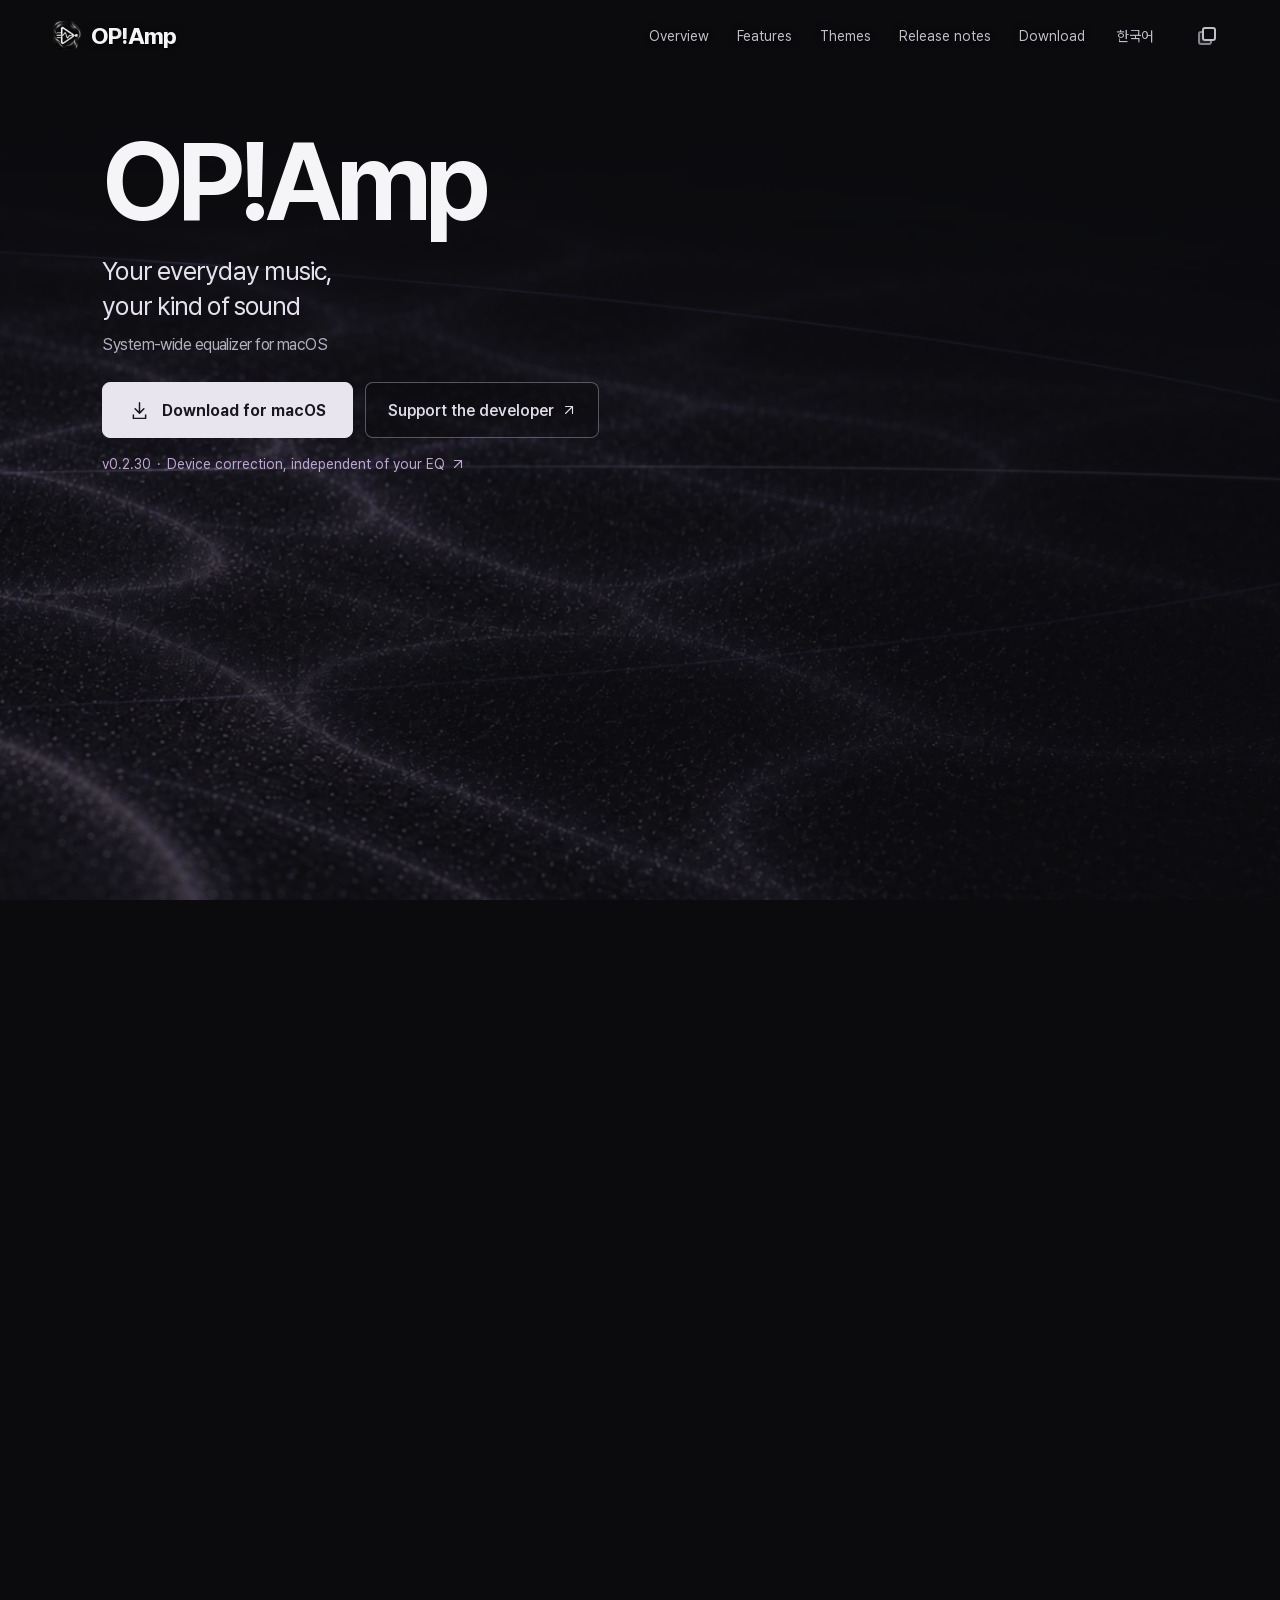
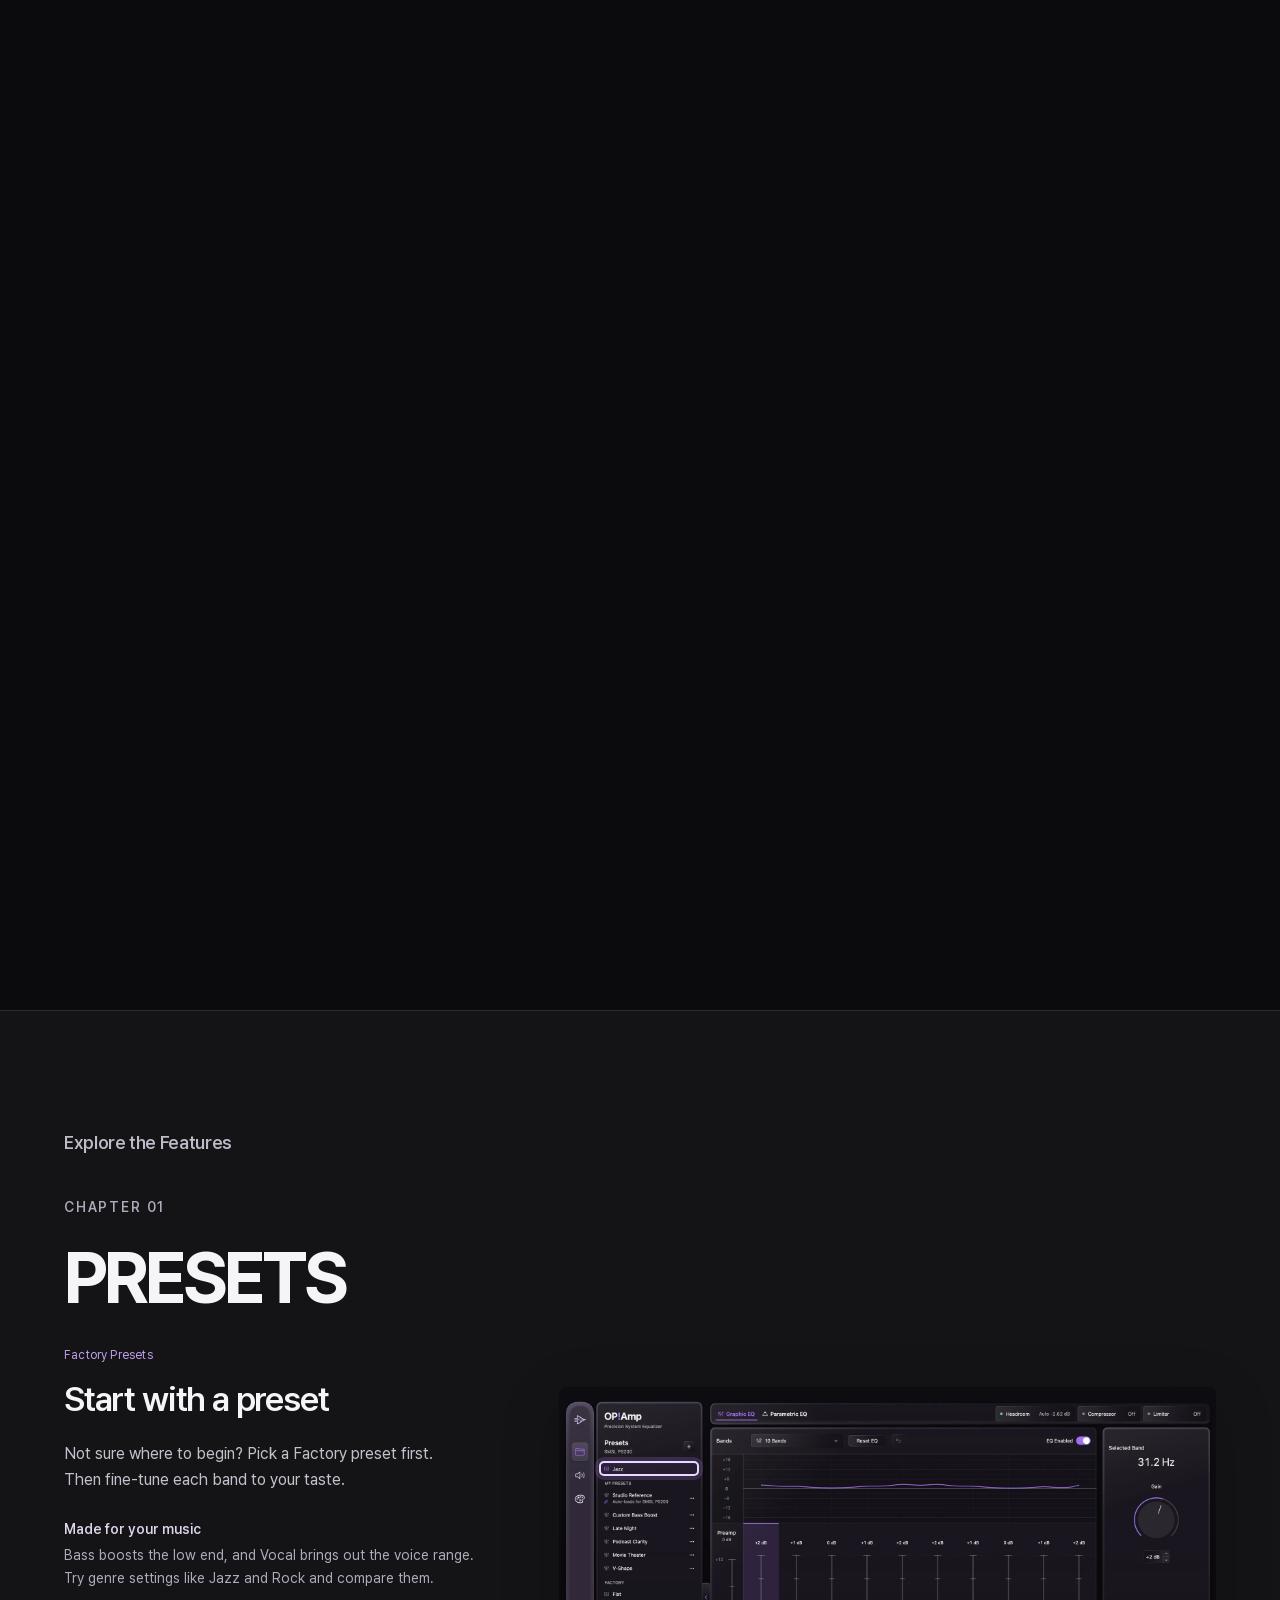
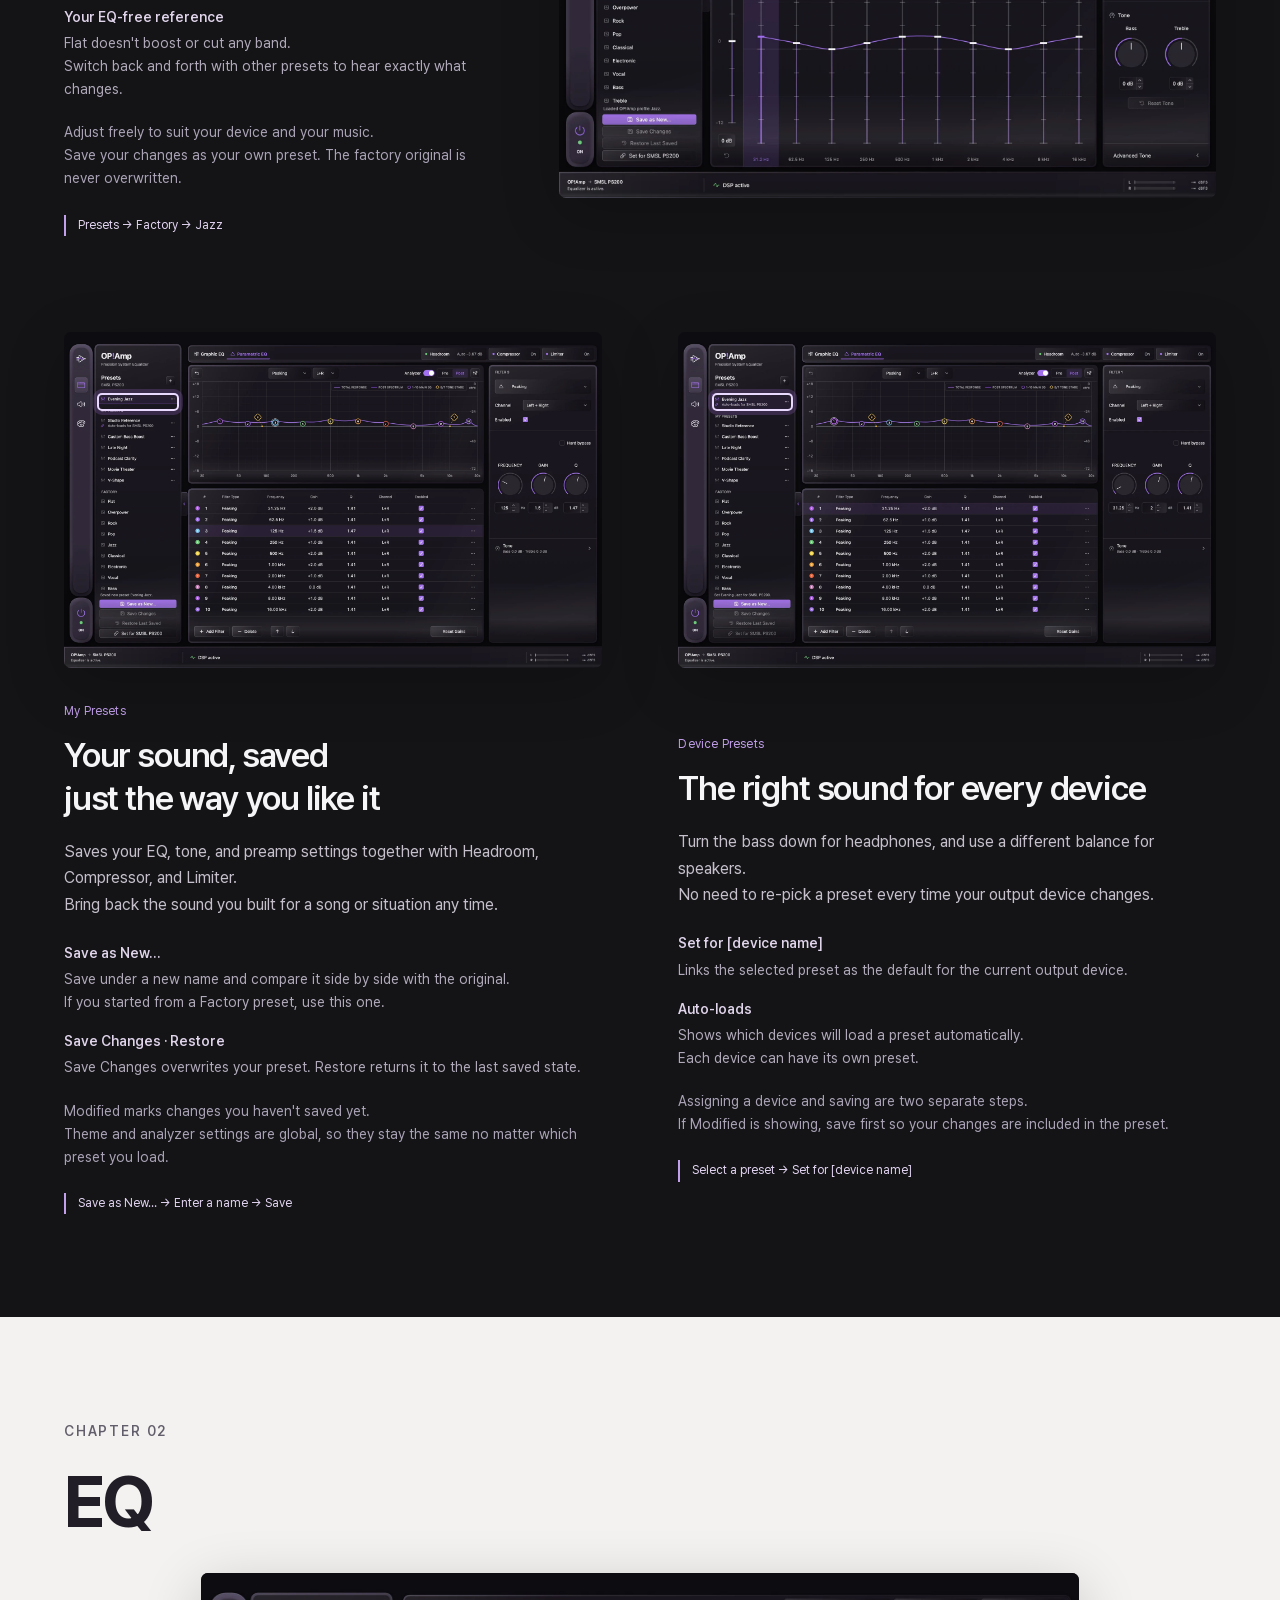
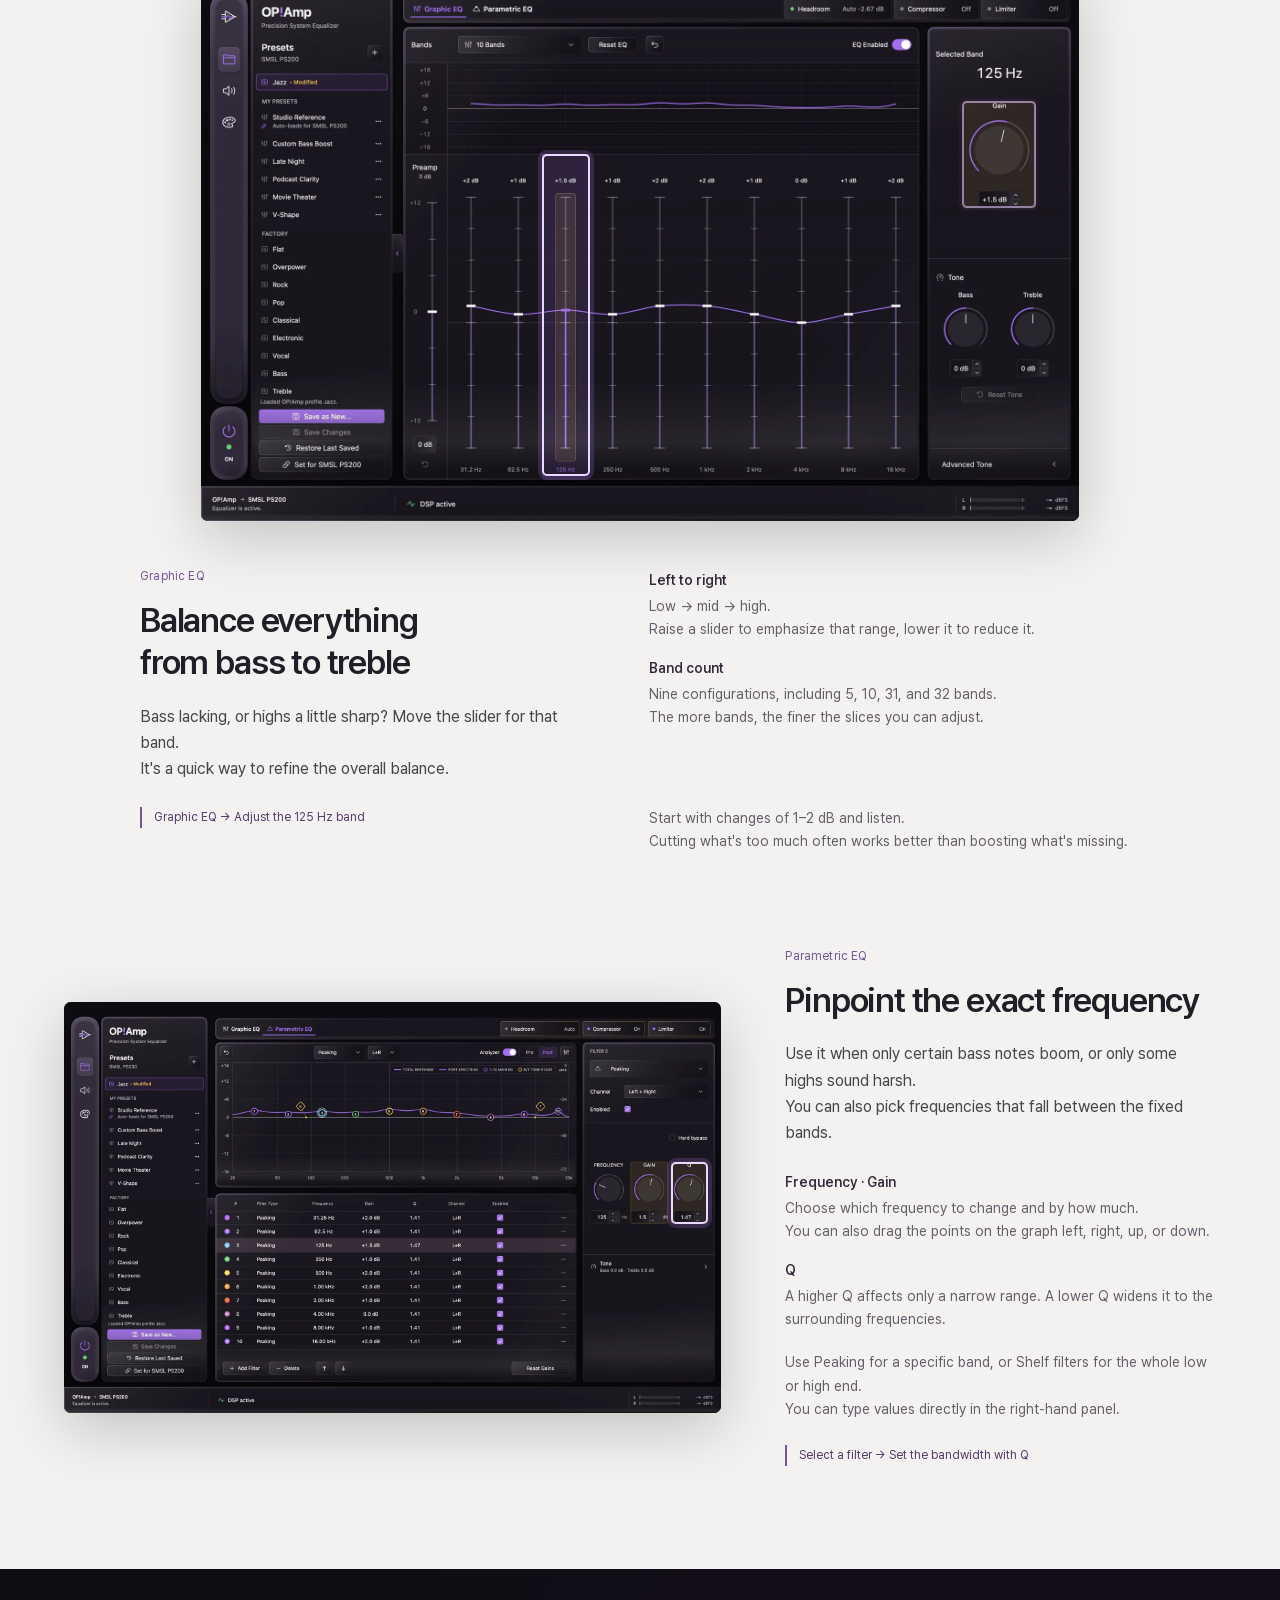
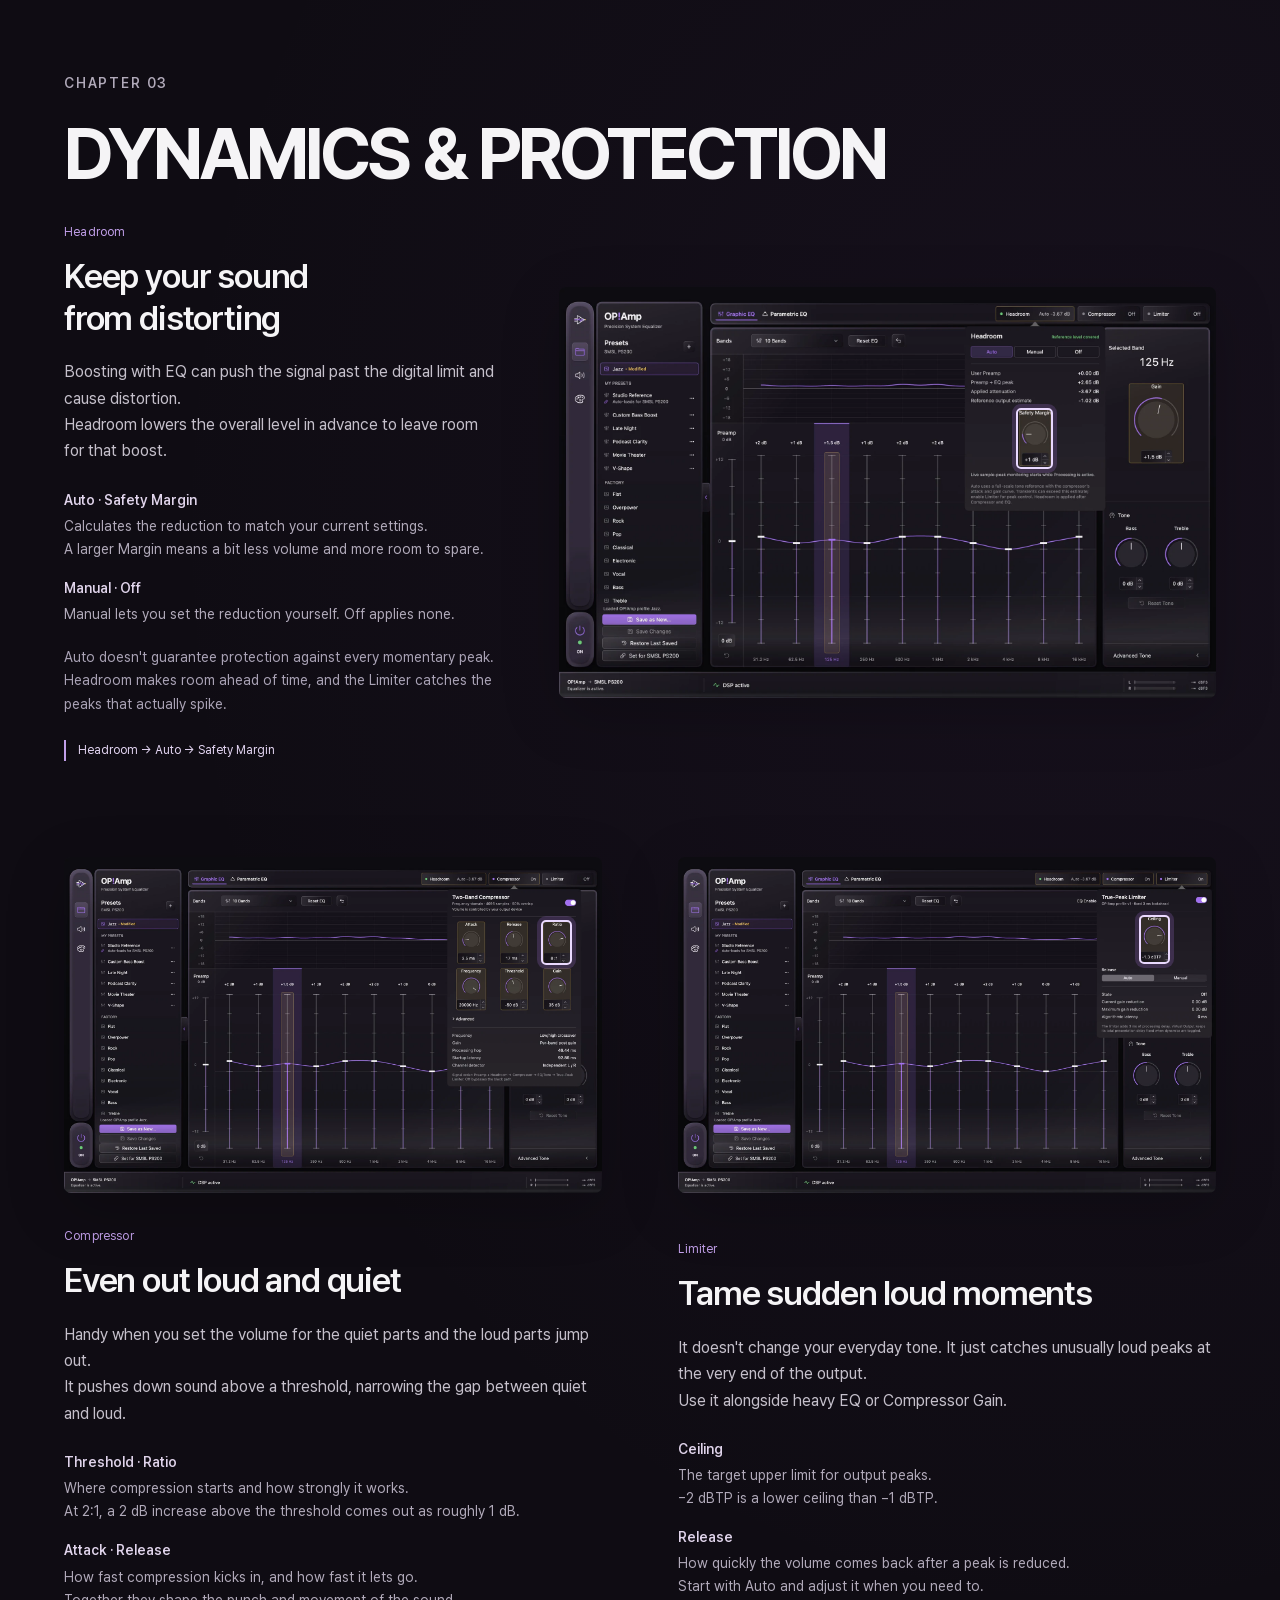
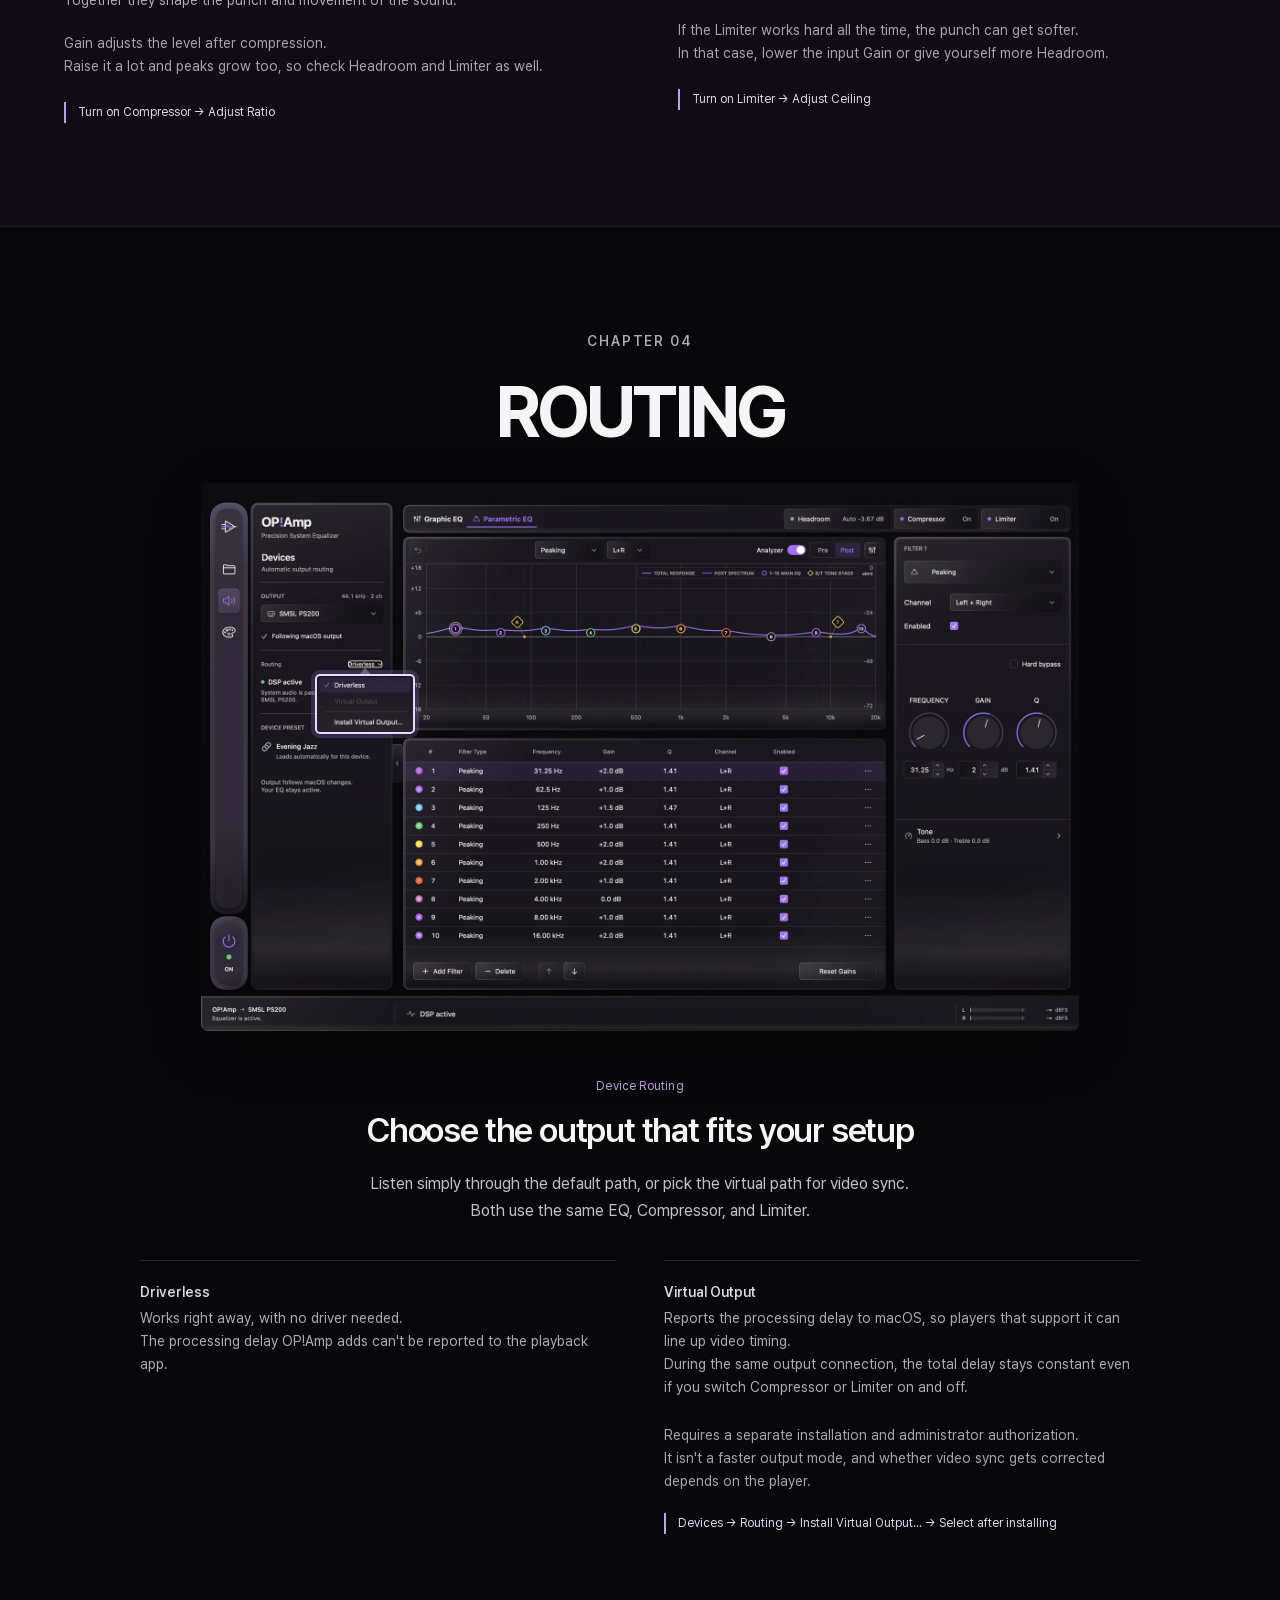
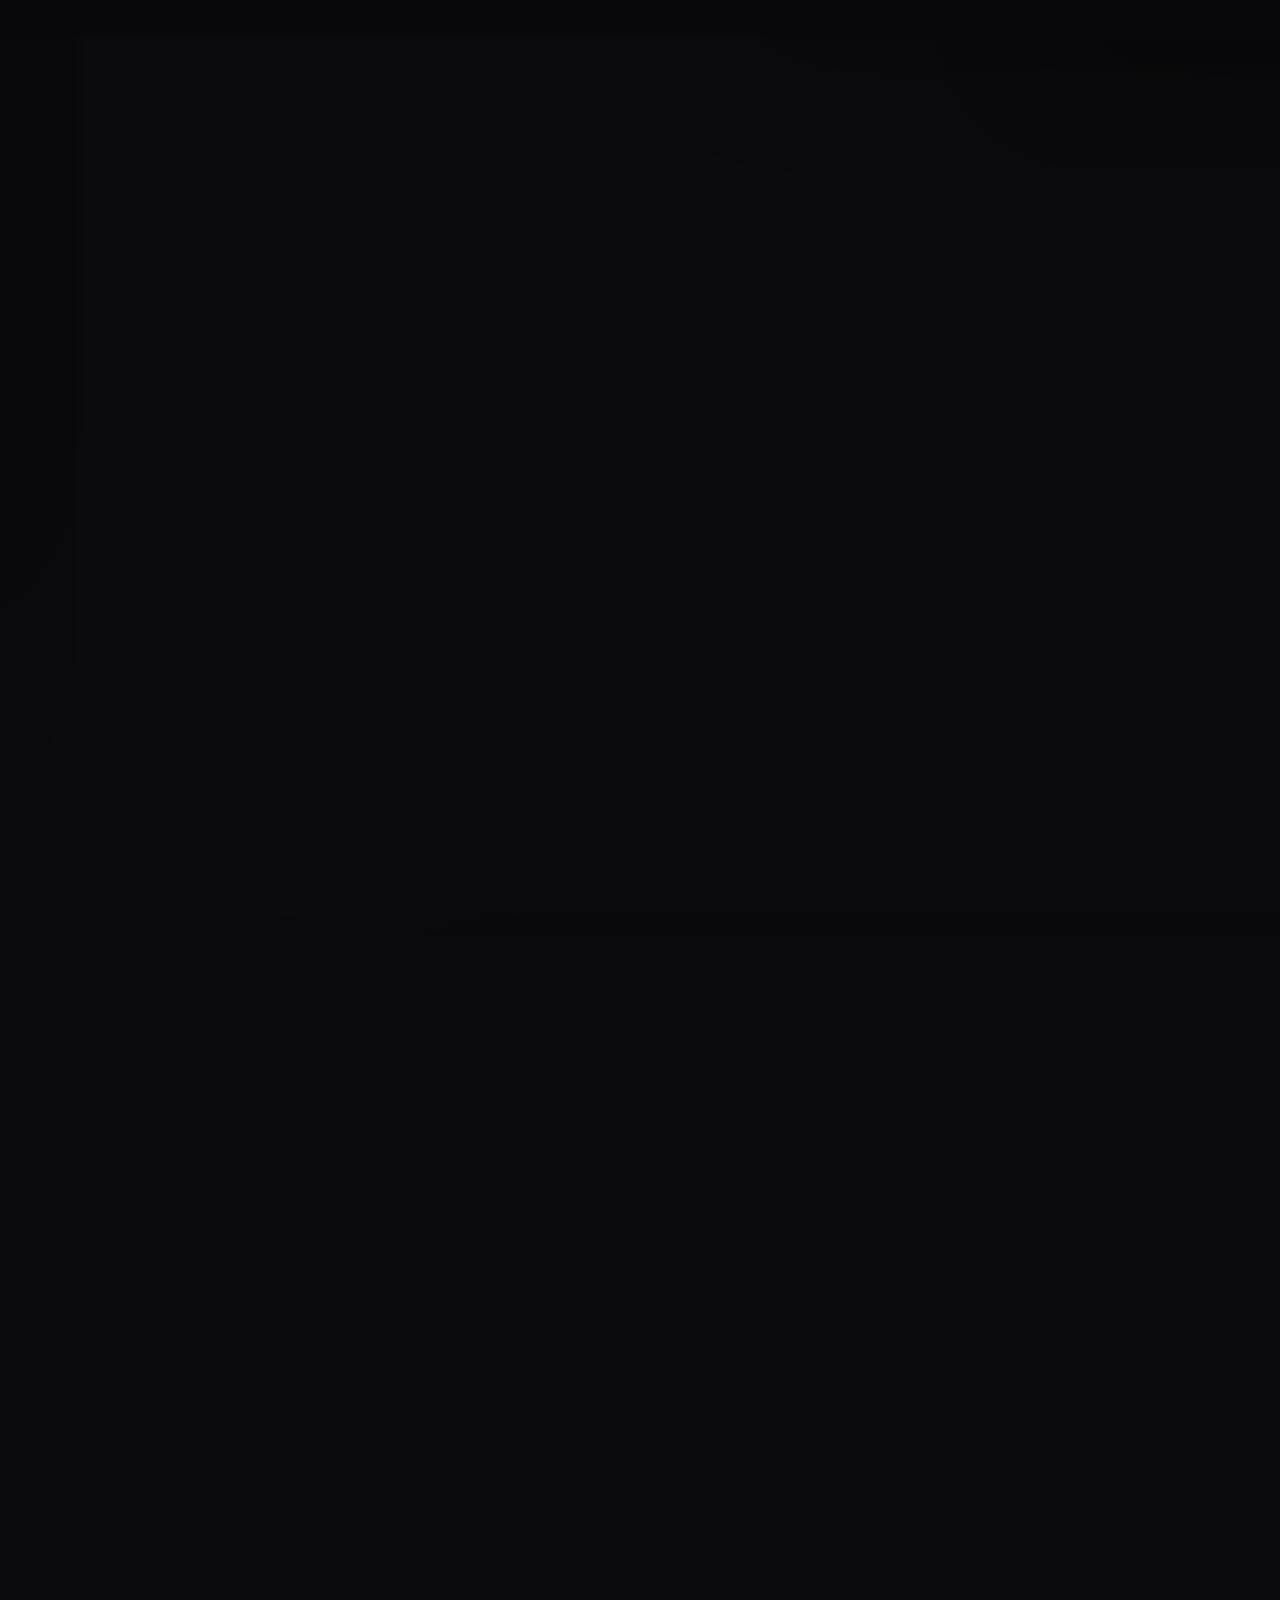
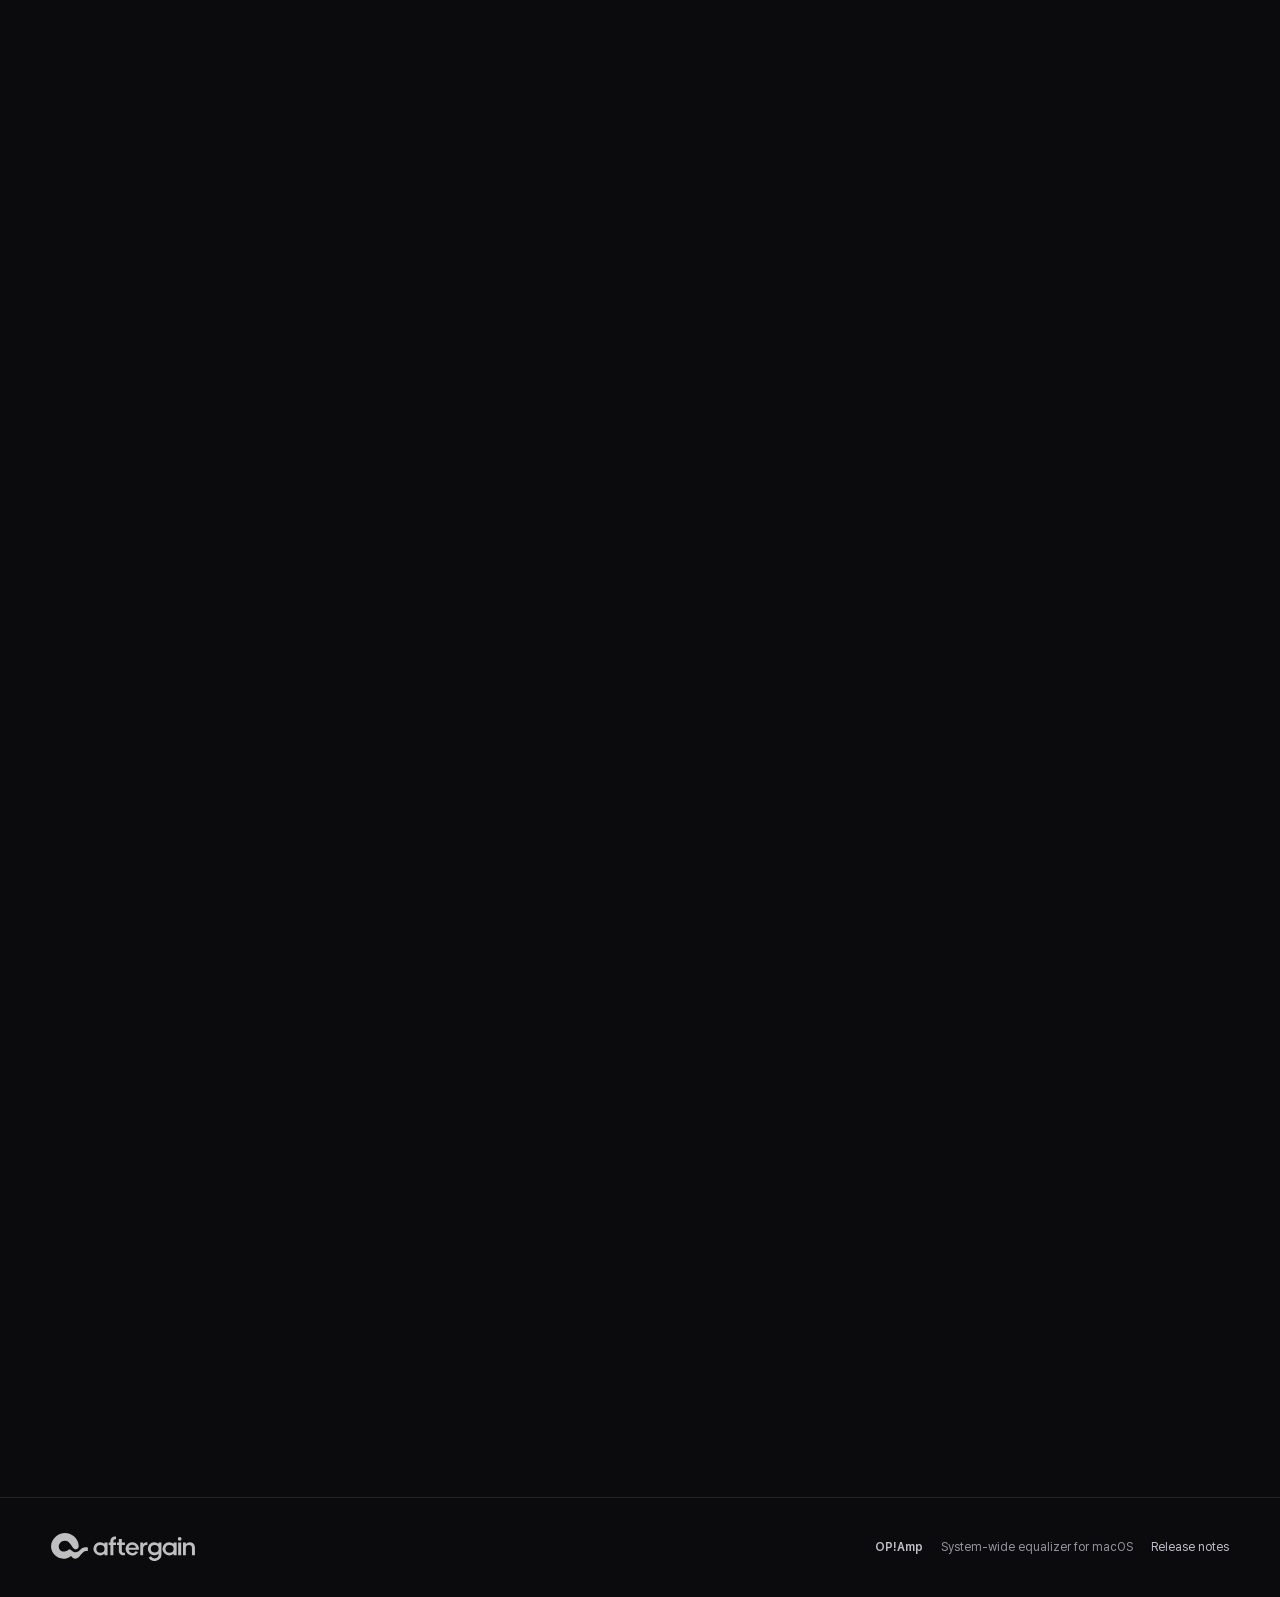
<file: index.html>
<!doctype html>
<html lang="ko">
  <head>
    <meta charset="UTF-8" />
    <meta name="viewport" content="width=device-width, initial-scale=1.0" />
    <meta name="description" content="매일 듣는 음악, 원하는 소리로 — OP!Amp" />
    <link rel="canonical" href="https://opamp.giveit2.me/" />
    <meta name="theme-color" content="#0b0b0e" />
    <title>OP!Amp — macOS용 시스템 이퀄라이저</title>
    <script type="module" crossorigin src="/assets/landing-_hZEAGEU.js"></script>
    <link rel="modulepreload" crossorigin href="/assets/styles-qI1LVKTk.js">
    <link rel="stylesheet" crossorigin href="/assets/styles-D0OINSnW.css">
    <link rel="stylesheet" crossorigin href="/assets/landing-BhZ1rPOx.css">
  </head>
  <body>
    <div id="root"></div>
  </body>
</html>
</file>
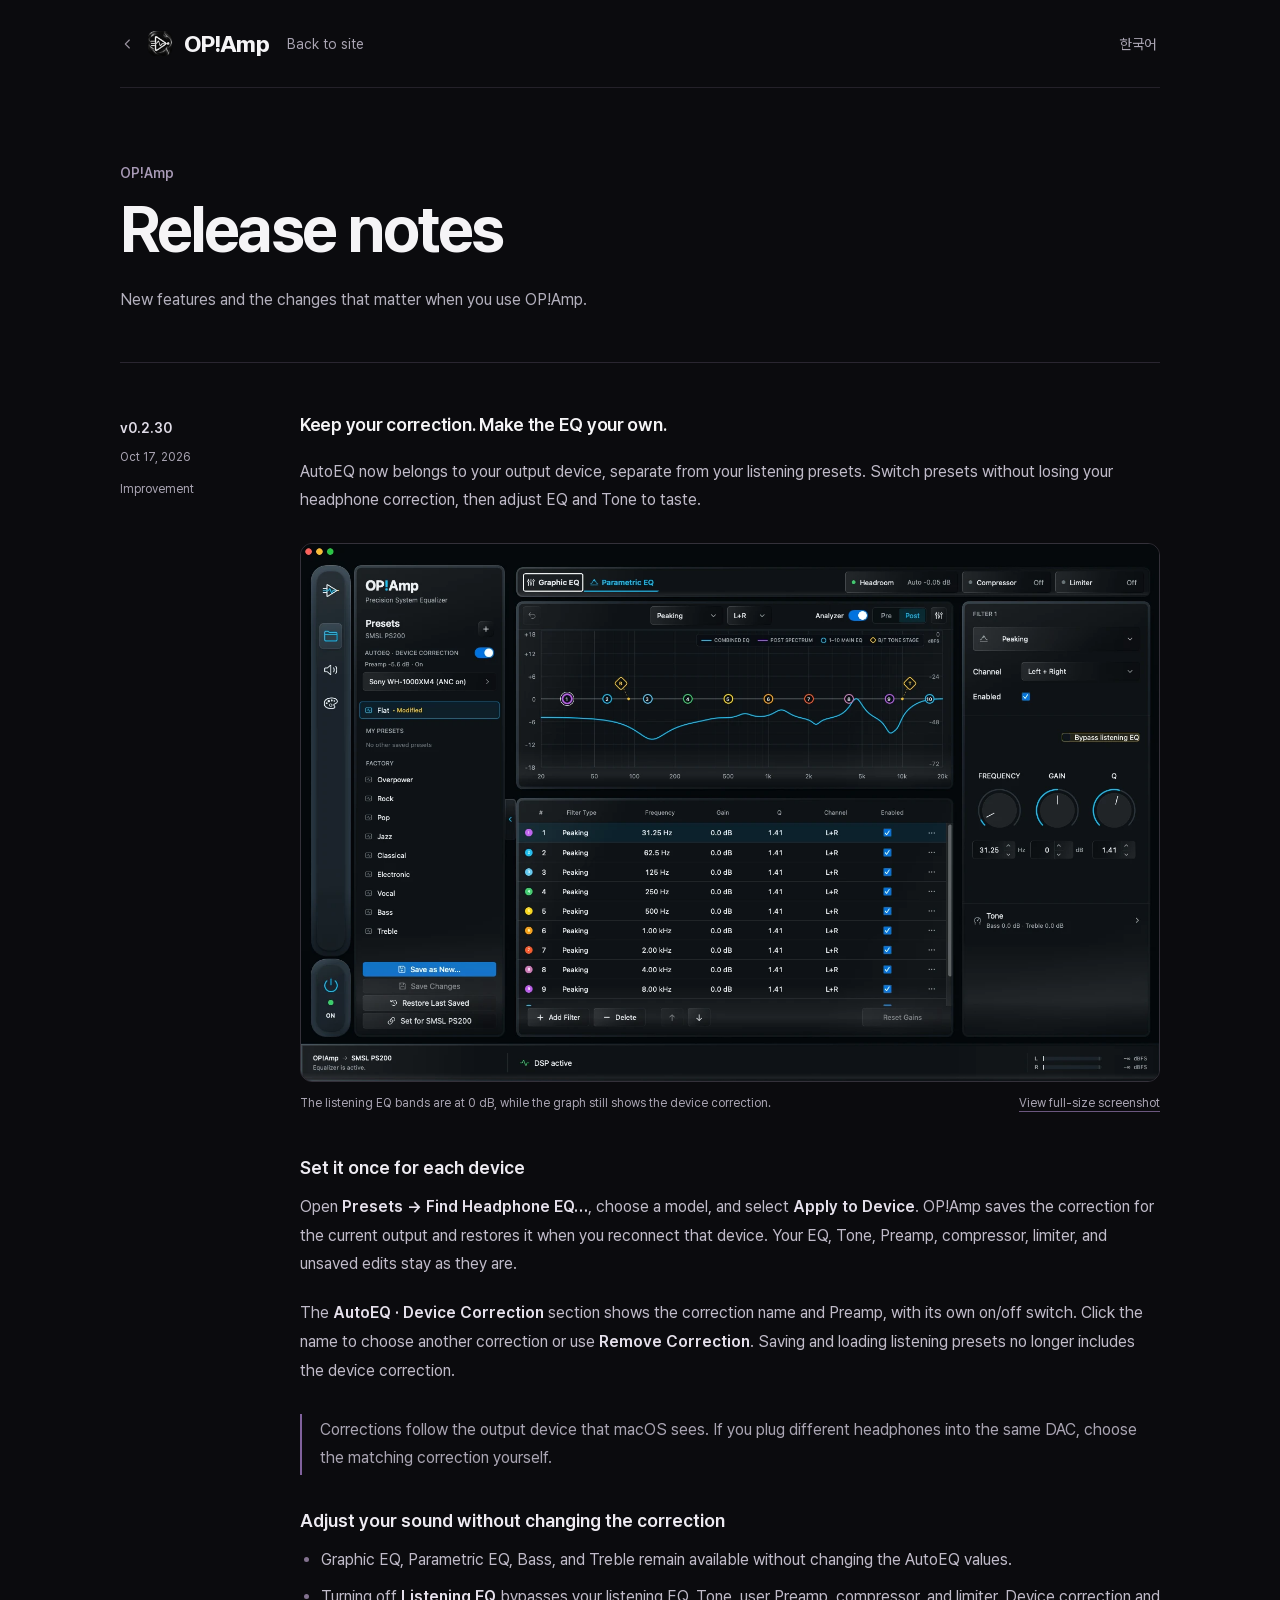
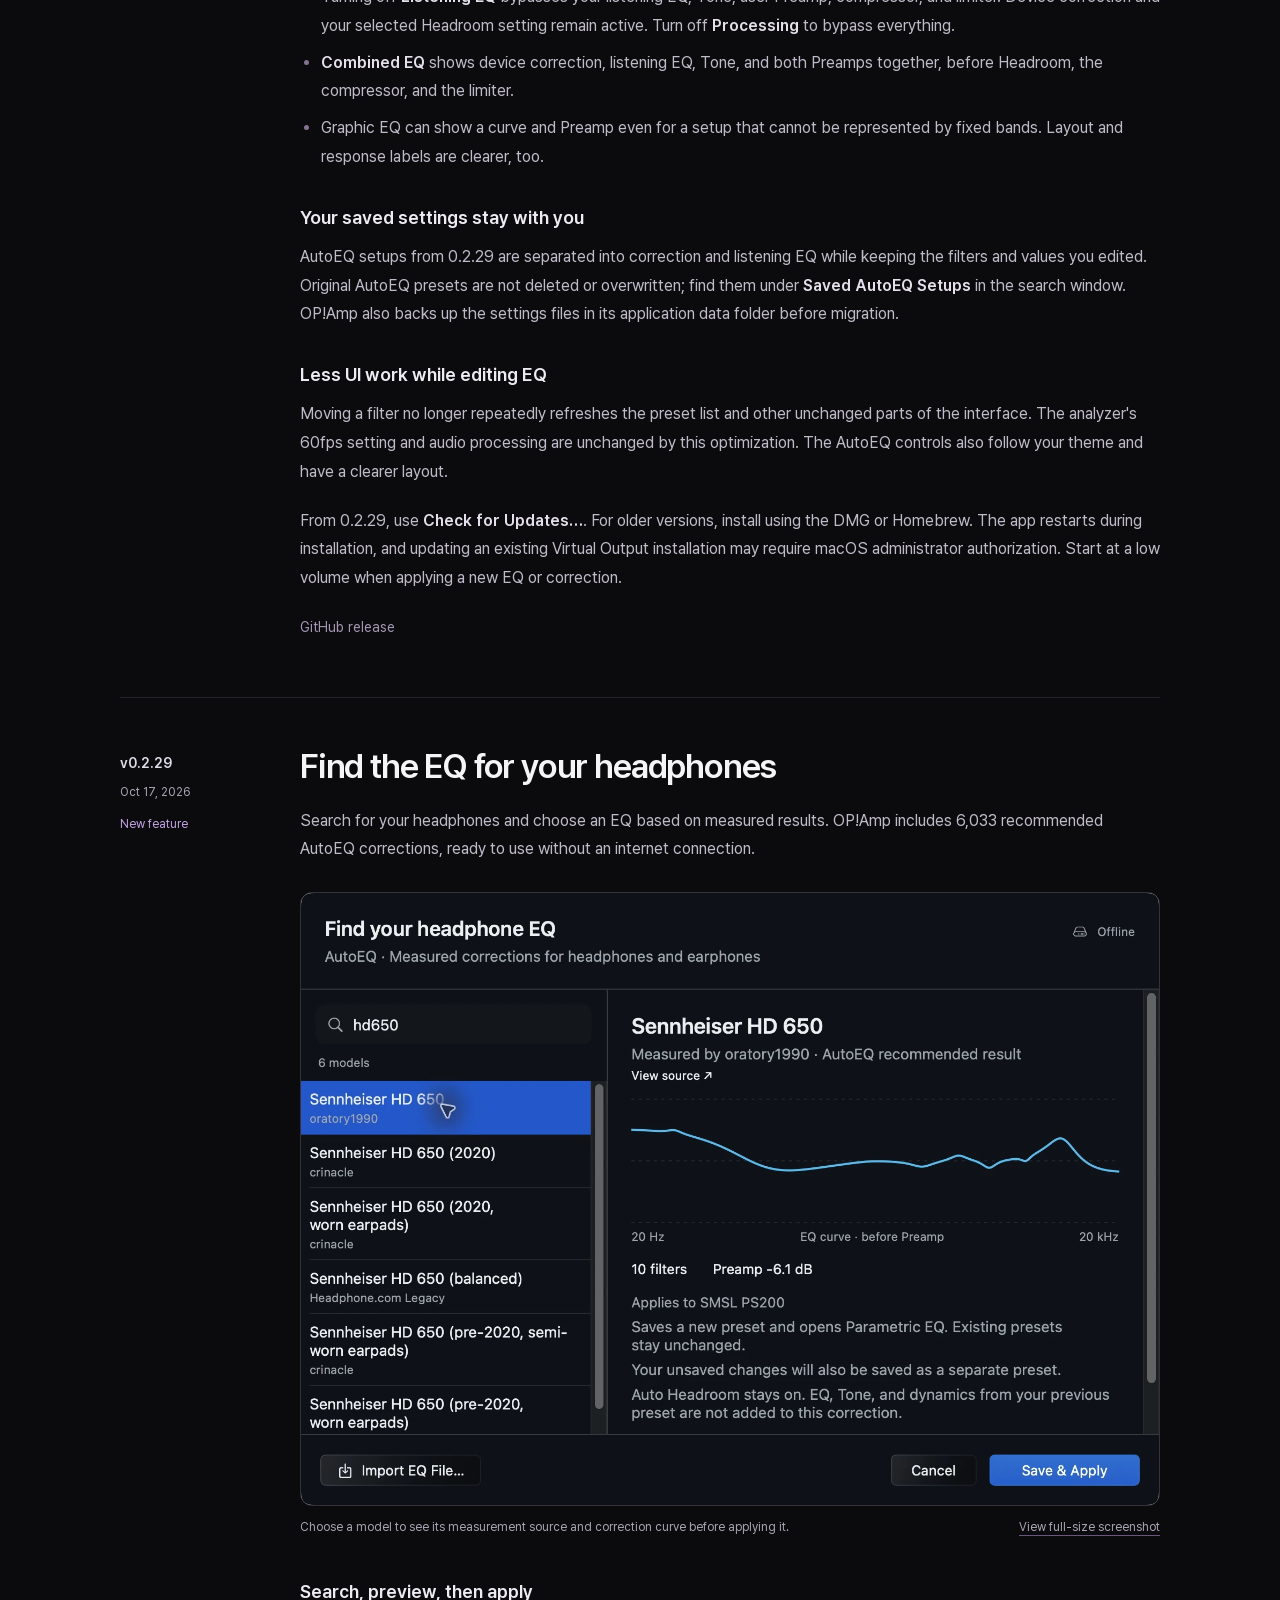
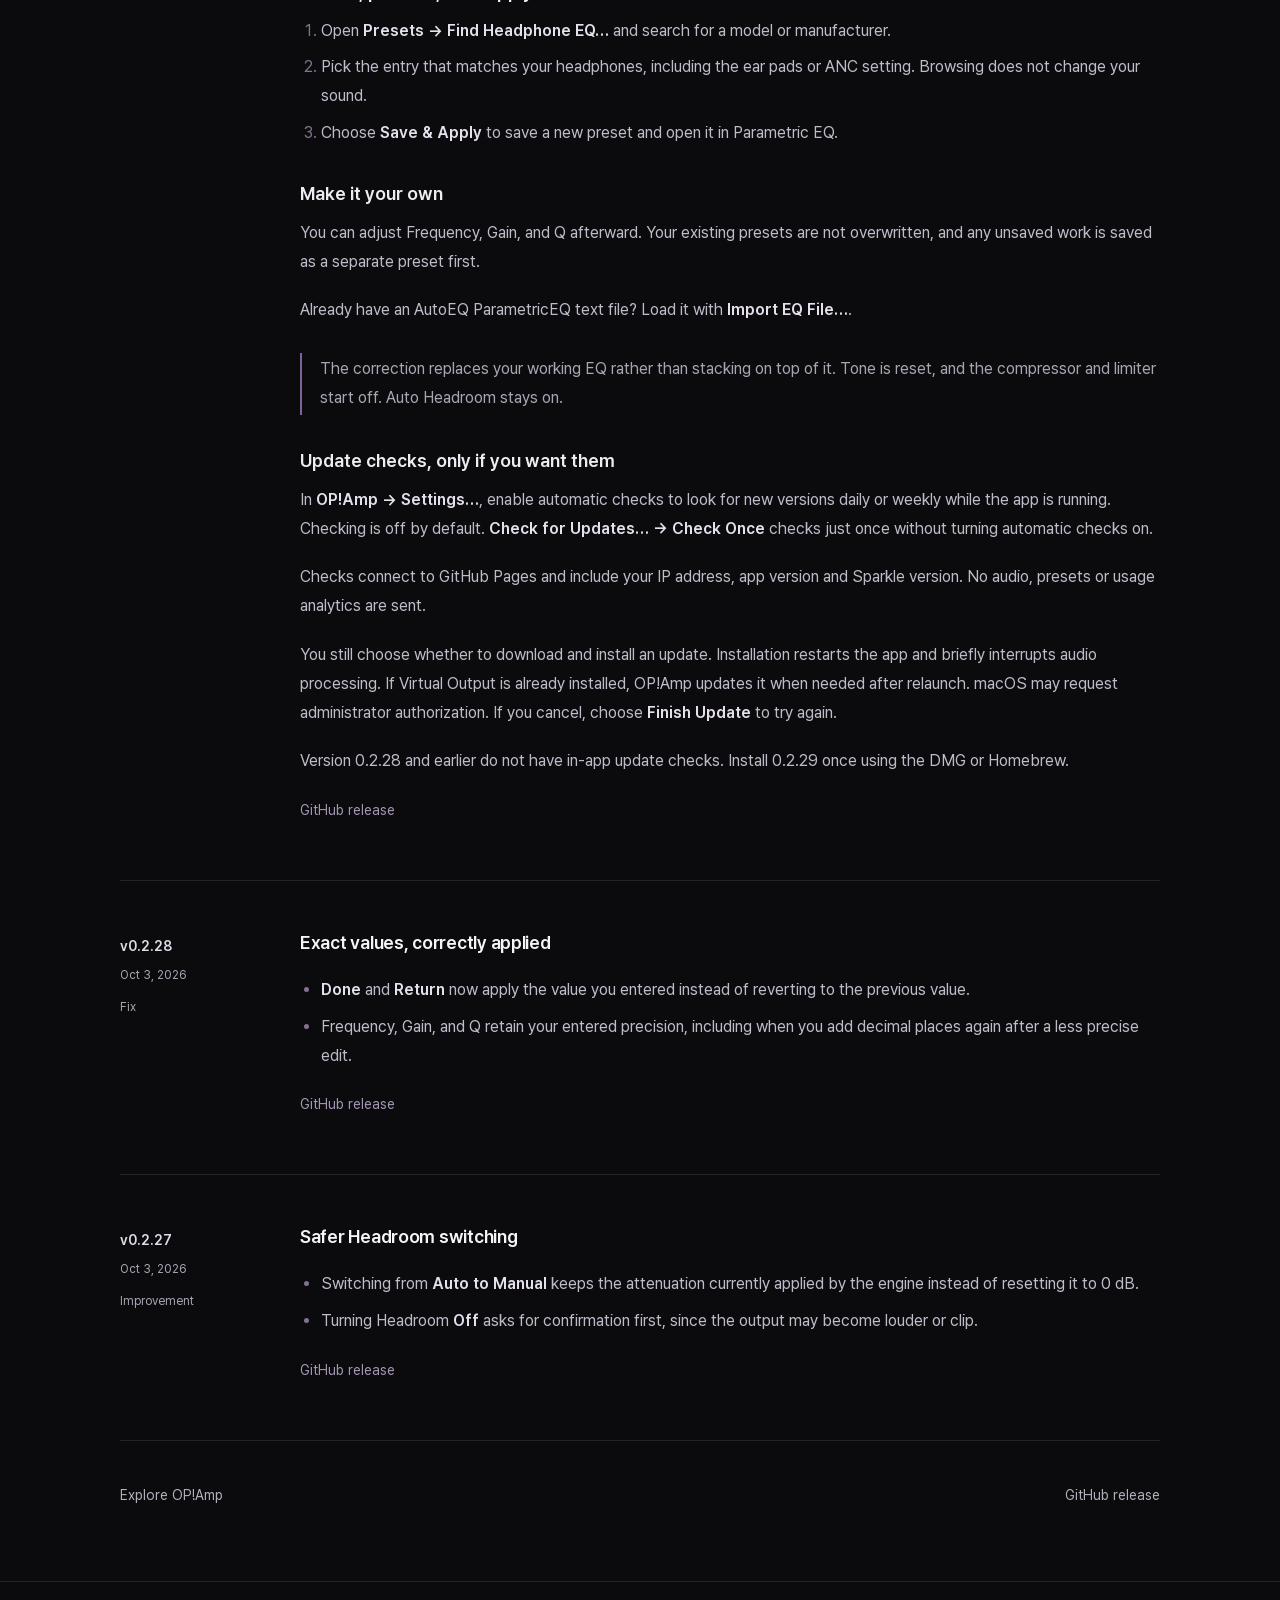
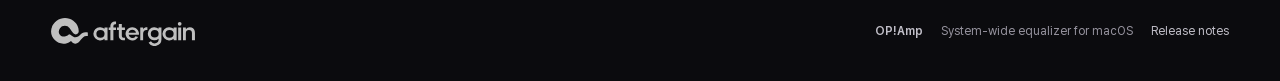
<file: updates/index.html>
<!doctype html>
<html lang="ko">
  <head>
    <meta charset="UTF-8" />
    <meta name="viewport" content="width=device-width, initial-scale=1.0" />
    <meta name="description" content="OP!Amp의 새로운 기능과 주요 변경사항" />
    <link rel="canonical" href="https://opamp.giveit2.me/updates/" />
    <meta name="theme-color" content="#0b0b0e" />
    <title>릴리즈 노트 — OP!Amp</title>
    <script type="module" crossorigin src="/assets/updates-dxe2cF_y.js"></script>
    <link rel="modulepreload" crossorigin href="/assets/styles-qI1LVKTk.js">
    <link rel="stylesheet" crossorigin href="/assets/styles-D0OINSnW.css">
    <link rel="stylesheet" crossorigin href="/assets/updates-B55tGqHj.css">
  </head>
  <body>
    <div id="root"></div>
    <noscript>OP!Amp release notes: <a href="https://github.com/aftergain/OP.Amp/releases">GitHub Releases</a></noscript>
  </body>
</html>
</file>
<file: assets/styles-D0OINSnW.css>
@font-face{font-family:Pretendard;src:url(/assets/PretendardVariable.woff2) format("woff2");font-weight:100 900;font-display:swap}:root{--header-height: 72px;font-family:Pretendard,-apple-system,BlinkMacSystemFont,sans-serif;color:#f5f4f6;background:#0b0b0e;font-synthesis:none;-webkit-font-smoothing:antialiased}:root{--text-caption: 12px;--text-ui: 14px;--text-body: 16px;--text-label: 18px;--text-title: clamp(28px, 2.65vw, 40px)}*{box-sizing:border-box}body{margin:0;min-width:300px;word-break:keep-all;overflow-wrap:anywhere}[data-entrance]{transition:opacity .52s ease-out,transform .52s cubic-bezier(.2,.7,.2,1)}[data-entrance=pending]{opacity:0;transform:translateY(24px)}[data-entrance=shown]{opacity:1;transform:translateY(0)}.motion-disabled [data-entrance]{opacity:1;transform:none;transition:none}button,a{-webkit-tap-highlight-color:transparent;touch-action:manipulation}button{font:inherit}a{color:inherit;text-decoration:none}button:focus-visible,a:focus-visible{outline:2px solid #d2a7ff;outline-offset:6px}button:disabled{cursor:default}.site-header{position:fixed;z-index:20;top:0;left:0;width:100%;height:var(--header-height);padding:0 4vw;display:flex;justify-content:space-between;align-items:center;gap:24px;background:transparent;text-shadow:0 1px 3px #000c,0 0 8px #0006}.wordmark{display:inline-flex;align-items:center;gap:8px;flex-shrink:0;min-height:44px;white-space:nowrap;font-size:23px;font-weight:750;letter-spacing:-.9px}.wordmark-icon{position:relative;display:block;width:32px;height:32px;flex-shrink:0}.wordmark-icon img{position:absolute;top:0;right:0;bottom:0;left:0;display:block;width:100%;height:100%;object-fit:contain}.wordmark-icon .icon-default{opacity:var(--icon-default, 0)}.wordmark-icon .icon-violet{opacity:var(--icon-violet, 0)}.wordmark-icon .icon-scarlet{opacity:var(--icon-scarlet, 0)}.wordmark-icon .icon-ivory{opacity:var(--icon-ivory, 0)}.wordmark-icon .icon-cobalt{opacity:var(--icon-cobalt, 0)}.wordmark-icon .icon-emerald{opacity:var(--icon-emerald, 0)}.wordmark-accent{display:inline-grid}.wordmark-accent>span{grid-area:1 / 1}.site-header nav{display:flex;align-items:center;gap:28px;flex-shrink:0;white-space:nowrap;font-size:var(--text-ui)}.site-header nav a{min-height:44px;display:flex;align-items:center;padding:10px 0;color:#c0bec7}.site-header nav a:hover{color:#fff}.language-toggle{border:0;background:transparent;color:#c0bec7;padding:10px 4px;min-height:44px;cursor:pointer;font-size:var(--text-ui)}.language-toggle:hover{color:#fff}.site-header[data-surface=light]{color:#211e27;text-shadow:none}.site-header[data-surface=light] nav a,.site-header[data-surface=light] .language-toggle,.site-header[data-surface=light] .motion-toggle{color:#504a59}.site-header[data-surface=light] nav a:hover,.site-header[data-surface=light] .language-toggle:hover,.site-header[data-surface=light] .motion-toggle:hover:not(:disabled){color:#211e27}.site-header[data-surface=light] .wordmark-icon{filter:brightness(.4)}.site-header[data-surface=light] .motion-layer-bg{stroke:#88818e;fill:#d9d5de}.site-header[data-surface=light] .motion-layer-fg{fill:#f4f2f0}html[lang=en] .hero-copy{max-width:24ch}html[lang=en] .guide-copy h3{letter-spacing:-.035em;text-wrap:balance}html[lang=en] .download-section h2{max-width:16ch;text-wrap:balance}@media(max-width:700px){.site-header{flex-wrap:wrap;height:auto;min-height:96px;padding-block:6px;gap:0}.site-header nav{width:100%;justify-content:space-between}.site-header .wordmark{min-height:36px}}.motion-toggle{display:grid;place-items:center;width:44px;height:44px;padding:0;flex-shrink:0;border:0;color:#c0bec7;background:transparent;border-radius:8px;cursor:pointer}.motion-toggle svg{width:24px;height:24px}.motion-toggle:hover:not(:disabled){color:#fff}.motion-toggle:disabled{cursor:default}.motion-layer-bg{stroke:#85838d;fill:#202025}.motion-layer-fg{stroke:currentColor;fill:#0b0b0e}.motion-pause-mark{opacity:0;transform:scale(.6);transform-origin:12px 12px}.motion-layer-bg,.motion-layer-fg{transition:transform .3s cubic-bezier(.25,1,.5,1)}.motion-pause-mark{transition:opacity .3s cubic-bezier(.25,1,.5,1),transform .3s cubic-bezier(.25,1,.5,1)}.motion-toggle[aria-pressed=true] .motion-layer-bg{transform:translate(2px,-2px)}.motion-toggle[aria-pressed=true] .motion-layer-fg{transform:translate(-2px,2px)}.motion-toggle[aria-pressed=true] .motion-pause-mark{opacity:1;transform:scale(1)}@media(hover:hover){.motion-toggle:hover:not(:disabled) .motion-layer-bg{transform:translate(2px,-2px)}.motion-toggle:hover:not(:disabled) .motion-layer-fg{transform:translate(-2px,2px)}.motion-toggle:hover:not(:disabled) .motion-pause-mark{opacity:1;transform:scale(1)}}@media(prefers-reduced-motion:reduce){.motion-layer-bg,.motion-layer-fg,.motion-pause-mark{transition:none}}.scroll-scene{position:relative;height:240svh}.hero{height:290svh}.scene-sticky{position:sticky;top:0;height:100svh;overflow:clip;isolation:isolate}.hero-composition{position:absolute;top:0;right:0;bottom:0;left:0;z-index:1;transform-origin:50% 50%}.hero-atmosphere{position:absolute;top:0;right:0;bottom:0;left:0;z-index:0;pointer-events:none;overflow:hidden}.atmosphere-fallback,.atmosphere-canvas{position:absolute;top:0;right:0;bottom:0;left:0;width:100%;height:100%}.atmosphere-fallback{object-fit:cover;object-position:left bottom;opacity:.4}.atmosphere-canvas{visibility:hidden}.atmosphere-canvas[data-ready=true]{visibility:visible}.hero-composition>.app-stage{position:relative;z-index:1}.hero-heading{position:absolute;z-index:3;top:max(calc(var(--header-height) + 24px),14svh);left:8vw;max-width:84vw;pointer-events:none}.hero-title{transform-origin:left top}.hero-heading h1{font-size:clamp(58px,8.6vw,132px);letter-spacing:-.065em;line-height:1;margin:0 0 18px;font-weight:680}.hero-heading p{font-size:clamp(15px,1.65vw,24px);margin:0;color:#b3b0bd;letter-spacing:-.035em}.hero-heading .hero-copy{color:#e6e2ed;font-size:clamp(20px,2vw,30px);line-height:1.35;text-wrap:balance}.hero-heading .hero-description{margin-top:12px;font-size:var(--text-body)}.hero-actions{display:flex;flex-wrap:wrap;align-items:center;gap:12px;margin-top:28px;pointer-events:auto}.hero-donate{display:inline-flex;justify-content:center;align-items:center;gap:8px;min-height:56px;padding:15px 22px;border:1px solid #aaa3b67a;border-radius:8px;background:#0b0b0e66;color:#dfdbe7;font-size:var(--text-body);font-weight:550;transition:background .16s ease,border-color .16s ease}.hero-donate[href]:hover{background:#e8e5ee12;border-color:#dfdbe7}.hero-donate svg{width:14px;height:14px;flex-shrink:0}.hero-donate:disabled{color:#77717e;border-color:#77717e55}.release-summary{display:inline-flex;align-items:center;gap:6px;max-width:100%;min-height:28px;margin-top:12px;color:#bfa6d5;font-size:var(--text-ui);line-height:1.5;pointer-events:auto}.release-summary-version{flex-shrink:0;font-variant-numeric:tabular-nums}.release-summary svg{width:14px;height:14px;flex-shrink:0}.release-summary:hover{color:#e5d5f5;text-decoration:underline;text-underline-offset:4px}.app-stage{height:100%;display:flex;align-items:center;justify-content:center;padding:16svh 5vw 4svh;perspective:1600px}.product-frame{position:relative;width:min(1160px,84vw);aspect-ratio:2560 / 1546;border-radius:10px;overflow:hidden;background:#19181d;box-shadow:0 26px 90px #0005}.product-frame img,.product-frame video{display:block;width:100%;height:100%;object-fit:cover}.hero-product{--hero-surface-opacity: 0;flex-shrink:0;transform-origin:50% 35%;will-change:transform;background:transparent;box-shadow:none}.hero-surface{position:absolute;top:0;right:0;bottom:0;left:0;opacity:var(--hero-surface-opacity, 1)}.hero-product .shared-spectrum{--spectrum-mix: var(--hero-surface-opacity, 1);filter:contrast(calc(var(--spectrum-mix) / (2 - var(--spectrum-mix)))) brightness(calc(2 - var(--spectrum-mix)))}.hero-product .spectrum-source{width:1px;height:1px}.theme{height:240svh}.theme-sticky{--theme-width: min(680px, 60vw, calc((100svh - var(--header-height) - 210px) * 2560 / 1546 * .65));background:#0b0b0e}.theme-content{position:relative;height:100%}.theme-heading{position:absolute;left:50%;top:50%;transform:translate(-50%,-50%);width:calc(100% - 48px);z-index:7;opacity:.72;color:#efedf2;text-align:center;pointer-events:none}.theme-stage{position:absolute;top:0;right:0;bottom:0;left:0;isolation:isolate;width:100%;height:100%}.theme-window{position:absolute;left:50%;top:50%;width:var(--theme-width);margin:0;transform:translate(-50%,-50%);transform-origin:center;will-change:transform}.theme-window .theme-product{width:100%;box-shadow:0 18px 50px #0006,0 0 0 1px #ffffff12}.theme-window .theme-product:after{content:"";position:absolute;top:0;right:0;bottom:0;left:0;z-index:2;background:#000;opacity:var(--theme-shade, 0);pointer-events:none}.spectrum-source{position:absolute;left:0;top:0;width:1px;height:1px;opacity:0;pointer-events:none}.shared-spectrum{position:absolute;left:calc(210 / 2560 * 100%);top:calc(165 / 1546 * 100%);width:calc(1770 / 2560 * 100%);height:calc(460 / 1546 * 100%);pointer-events:none}.recorded-meter{position:absolute;left:85.9375%;top:calc(1460 / 1546 * 100%);width:13.4375%;height:calc(70 / 1546 * 100%);pointer-events:none;visibility:hidden;-webkit-mask-image:linear-gradient(to right,transparent,#000 2.4%,#000 97.6%,transparent),linear-gradient(to bottom,transparent,#000 11.5%,#000 88.5%,transparent);mask-image:linear-gradient(to right,transparent,#000 2.4%,#000 97.6%,transparent),linear-gradient(to bottom,transparent,#000 11.5%,#000 88.5%,transparent);-webkit-mask-composite:source-in;mask-composite:intersect}.recorded-meter[data-rendered=true]{visibility:visible}.theme-glows{position:absolute;top:0;right:0;bottom:0;left:0;pointer-events:none;opacity:var(--theme-entry, 0);-webkit-mask-image:linear-gradient(transparent,#000 25%,#000 75%,transparent);mask-image:linear-gradient(transparent,#000 25%,#000 75%,transparent)}.theme-glows i{position:absolute;top:0;right:0;bottom:0;left:0;background:radial-gradient(ellipse at 50% 58%,var(--glow) 0%,transparent 68%)}.theme-labels{position:relative;display:grid;margin:0;font-size:clamp(36px,min(6.8vw,8svh),92px);line-height:1.1;letter-spacing:-.065em;font-weight:350;pointer-events:none}.theme-name{position:relative;isolation:isolate;display:inline-block;grid-area:1 / 1;white-space:nowrap}.theme-name>span:not(.theme-channel-ghost){color:#eeedf3}.theme-name>span:not(.theme-channel-ghost),.theme-name>strong{position:relative;z-index:1;-webkit-text-stroke:.45px #0008;text-shadow:0 1px 2px #000b,0 0 12px #0008}.theme-name strong{font-weight:800}.theme-name[data-tuning=true]{animation:theme-channel-lock .24s steps(1,end) both}.theme-channel-ghost{position:absolute;top:0;right:0;bottom:0;left:0;z-index:0;opacity:0;pointer-events:none;text-shadow:0 0 4px currentColor}.theme-channel-red{color:red;animation:theme-channel-red .24s steps(1,end) both}.theme-channel-blue{color:#00f;animation:theme-channel-blue .24s steps(1,end) both}@keyframes theme-channel-lock{0%{transform:translate(-2px,1px) skew(-1.5deg);opacity:.82}13%{transform:translate(2px,-1px);opacity:1}29%{transform:translate(-1px,-2px) skew(1deg);opacity:.9}43%{transform:translate(3px,1px);opacity:1}61%{transform:translate(-1px);opacity:.94}78%,to{transform:none;opacity:1}}@keyframes theme-channel-red{0%{clip-path:inset(12% 0 52% 0);transform:translate(-6px,1px);opacity:.9}17%{clip-path:inset(61% 0 16% 0);transform:translate(7px,-2px);opacity:.85}34%{clip-path:inset(27% 0 57% 0);transform:translate(-8px);opacity:1}52%{clip-path:inset(72% 0 13% 0);transform:translate(4px,1px);opacity:.7}69%{clip-path:inset(43% 0 48% 0);transform:translate(-2px);opacity:.45}84%,to{clip-path:inset(0);transform:none;opacity:0}}@keyframes theme-channel-blue{0%{clip-path:inset(52% 0 17% 0);transform:translate(6px,-1px);opacity:1}12%{clip-path:inset(19% 0 62% 0);transform:translate(-5px,2px);opacity:.85}31%{clip-path:inset(68% 0 12% 0);transform:translate(8px);opacity:.95}47%{clip-path:inset(35% 0 49% 0);transform:translate(-6px,-1px);opacity:.8}65%{clip-path:inset(16% 0 74% 0);transform:translate(3px);opacity:.5}84%,to{clip-path:inset(0);transform:none;opacity:0}}.motion-disabled .theme-name,.motion-disabled .theme-channel-ghost{animation:none}.motion-disabled .theme.scroll-scene{height:auto}.motion-disabled .theme-sticky{height:auto;min-height:100svh}.motion-disabled .theme-content{height:auto;display:flex;flex-direction:column;align-items:center;gap:40px;padding:calc(var(--header-height) + 32px) 0 40px}.motion-disabled .theme-heading{position:relative;inset:auto;transform:none;opacity:1}.motion-disabled .theme-stage{position:relative;inset:auto;height:auto;display:grid;grid-template-columns:repeat(3,minmax(0,1fr));gap:32px 24px;width:min(1200px,90%)}.motion-disabled .theme-window{position:relative;inset:auto;width:100%;transform:none!important;will-change:auto}.motion-disabled .theme-window figcaption{margin-top:14px;font-size:var(--text-ui);text-align:center}.download-section{--download-padding: clamp(48px, 8svh, 88px);display:flex;flex-direction:column;align-items:center;justify-content:center;min-height:100svh;min-height:100dvh;padding:var(--download-padding) 24px;padding-top:calc(var(--download-padding) + 2 * var(--download-footer-height, 100px));text-align:center;background:#0b0b0e}.download-icon{display:block;margin-bottom:24px}.download-label{margin:0 0 18px;font-size:var(--text-label);font-weight:550;color:#b3b0bd}.download-section h2{margin:0;font-size:clamp(56px,7vw,92px);line-height:1.05;letter-spacing:-.065em;font-weight:680}.download-description{margin:20px 0 0;color:#b3b0bd;font-size:var(--text-body);letter-spacing:-.025em}.download-actions{margin-top:38px}.download-primary{display:inline-flex;justify-content:center;align-items:center;gap:12px;min-height:56px;padding:15px 26px;border:1px solid #e8e5ee;border-radius:8px;background:#e8e5ee;color:#19171e;font-size:var(--text-body);font-weight:650;transition:background .16s ease,border-color .16s ease}.download-primary:not(:disabled){cursor:pointer}.download-primary:not(:disabled):hover{background:#fff;border-color:#fff}.download-primary:disabled{background:#c3bfc9;border-color:#c3bfc9;color:#45414a}.download-primary svg{width:21px;height:21px;flex-shrink:0}.download-meta{margin:13px 0 0;font-size:var(--text-caption);color:#8e8799}.download-dialog{width:min(560px,calc(100vw - 32px));max-height:calc(100svh - 32px);max-height:calc(100dvh - 32px);margin:auto;padding:0;overflow-y:auto;overscroll-behavior:contain;border:1px solid #39343f;border-radius:16px;background:#141217;color:#f5f4f6;box-shadow:0 24px 100px #0009}.download-dialog::backdrop{background:#070609bb}html:has(.download-dialog[open]){overflow:hidden}.download-dialog-content{position:relative;padding:32px}.download-dialog-close{position:absolute;top:12px;right:12px}.download-dialog-close button{display:grid;place-items:center;width:44px;height:44px;padding:10px;border:0;border-radius:8px;background:transparent;color:#b3b0bd;cursor:pointer}.download-dialog-close button:hover{background:#ffffff0a;color:#f5f4f6}.download-dialog-close svg{width:24px;height:24px}.download-dialog h2{margin:18px 0 8px;font-size:var(--text-title);line-height:1.2;letter-spacing:-.04em;font-weight:680}#download-dialog-platform{margin:0;color:#b3b0bd;font-size:var(--text-ui)}.download-update-link{display:inline-flex;align-items:center;min-height:44px;margin-top:4px;color:#bfa6d5;font-size:var(--text-ui)}.download-update-link:hover{color:#e5d5f5;text-decoration:underline;text-underline-offset:4px}.download-option{margin-top:28px;padding-top:24px;border-top:1px solid #302b36}.download-option h3{margin:0;font-size:var(--text-label);font-weight:600}.download-option>p{margin:8px 0 16px;color:#b3b0bd;font-size:var(--text-ui);line-height:1.6}.download-option .download-primary{width:100%}.brew-command{display:flex;min-width:0;border:1px solid #514958;border-radius:8px;background:#0b0b0e}.brew-command input{flex:1;min-width:0;width:100%;padding:14px 12px;border:0;background:transparent;color:#e6e2ed;font:var(--text-caption)/1.5 ui-monospace,SFMono-Regular,Menlo,monospace}.brew-command input:focus-visible{outline:2px solid #d2a7ff;outline-offset:-2px;border-radius:8px 0 0 8px}.brew-command button{flex-shrink:0;min-width:64px;padding:12px;border:0;border-left:1px solid #514958;border-radius:0 7px 7px 0;background:#29232f;color:#e6e2ed;font-size:var(--text-ui);cursor:pointer}.brew-command button:hover{background:#352d3e}.download-option .download-copy-status{min-height:0;margin:8px 0 0;font-size:var(--text-caption)}.download-copy-status:empty{display:none}.download-copy-status.visually-hidden{position:absolute;width:1px;height:1px;padding:0;margin:-1px;overflow:hidden;clip-path:inset(50%);white-space:nowrap;border:0}.download-install-note{margin-top:24px;color:#96909f;font-size:var(--text-caption);line-height:1.6}.download-install-note p{margin:6px 0 0}.download-install-note p:first-child{color:#c0bec7;font-weight:600}@media(max-width:480px){.download-dialog-content{padding:24px}}.donate-link{display:inline-flex;align-items:center;justify-content:center;gap:7px;min-height:44px;margin-top:27px;padding:8px 12px;border:0;background:transparent;color:#aaa3b6;font-size:var(--text-ui)}.donate-link svg{width:14px;height:14px}.donate-link[href]:hover{color:#eeedf3}.donate-link:disabled{color:#77717e}footer{display:flex;justify-content:space-between;align-items:center;gap:24px;min-height:100px;padding:24px 4vw;border-top:1px solid #242129}.footer-info{display:flex;flex-wrap:wrap;justify-content:flex-end;gap:8px 18px;color:#96939e;font-size:var(--text-caption);line-height:1.6;text-align:right}.footer-info>span:first-child{color:#c0bec7;font-weight:600}.footer-info{align-items:center}.footer-info a{display:inline-flex;align-items:center;min-height:44px;color:#c0bec7}.footer-info a:hover{color:#fff;text-decoration:underline;text-underline-offset:4px}.footer-brand{display:block;width:144px;max-width:45vw;height:auto;filter:brightness(0) invert(.75)}.skip-link{position:fixed;top:-100px;left:20px;z-index:30;padding:12px;background:#fff;color:#000}.skip-link:focus{top:16px}.motion-disabled .scroll-scene{height:110svh}.motion-disabled .scene-sticky{position:relative}.motion-disabled .hero-heading{top:max(calc(var(--header-height) + 24px),12svh)}.motion-disabled .hero-heading h1{font-size:clamp(42px,6vw,80px)}.motion-disabled .hero-product{--hero-surface-opacity: 1}@media(min-aspect-ratio:17/10){.hero-product{width:min(1160px,84vw,145svh)}}@media(max-width:700px){:root{--header-height: 64px}.site-header{padding:0 6vw;gap:12px}.wordmark{font-size:21px}.wordmark-icon{width:28px;height:28px}.site-header nav{gap:12px;font-size:var(--text-ui)}.site-header .nav-intro{display:none}.landing-header{padding:6px 6vw;gap:0}.landing-header .wordmark{min-height:44px}.landing-header nav{gap:8px}.landing-header .language-toggle{position:absolute;top:6px;right:calc(6vw + 48px)}.landing-header .motion-toggle{position:absolute;top:6px;right:6vw}.hero-heading{left:7vw;right:7vw;max-width:none;top:max(calc(var(--header-height) + 24px),19svh)}.hero-heading h1{font-size:70px}.hero-heading p{font-size:16px}.product-frame{width:94vw;border-radius:5px}.app-stage{padding:17svh 0 0}.theme-sticky{--theme-width: min(80vw, calc((100svh - var(--header-height) - 200px) * 2560 / 1546 * .65))}.theme-content{gap:24px}.theme-heading{width:94%}.theme-labels{font-size:clamp(32px,8.5vw,56px)}.scroll-scene{height:198svh}.hero{height:248svh}.theme{height:240svh}.motion-disabled .theme-stage{grid-template-columns:repeat(2,minmax(0,1fr));gap:24px 16px}.motion-disabled .theme-window figcaption{font-size:var(--text-ui)}footer{min-height:92px;padding:24px 6vw}}@media(max-width:380px){.site-header{padding-inline:12px;gap:8px}.wordmark{font-size:20px}.site-header nav{gap:8px;font-size:var(--text-ui)}.landing-header .language-toggle{right:60px}.landing-header .motion-toggle{right:12px}}@media(prefers-reduced-motion:reduce){[data-entrance]{opacity:1;transform:none;transition:none}*,*:before,*:after{scroll-behavior:auto!important}.theme-name,.theme-channel-ghost{animation:none!important}.hero-product{will-change:auto}.download-primary,.hero-donate{transition:none}}
</file>
<file: assets/landing-BhZ1rPOx.css>
.feature-guide{--guide-header-clearance: var(--header-height);--text-chapter: clamp(40px, 5.6vw, 80px);position:relative;background:#141417;border-top:1px solid #2a2a30;padding-top:calc(var(--guide-header-clearance) + 48px);scroll-margin-top:var(--guide-header-clearance);overflow-x:clip}.guide-inner{width:min(1440px,90vw);margin-inline:auto}.guide-topline p{margin:0;font-size:var(--text-label);line-height:24px;font-weight:550;color:#c0bbc8;letter-spacing:-.02em}.guide-chapter{--guide-ink: #f5f4f6;--guide-body: #c5c0cb;--guide-secondary: #b1aaba;--guide-detail: #aaa3b6;--guide-control: #e0d4eb;--guide-accent: #c19fe9;--guide-action: #e3d5f2;--guide-track: #ffffff16;--chapter-edge: clamp(80px, 8vw, 128px);--chapter-lead-gap: 32px;--chapter-row-gap: clamp(80px, 8vw, 96px);position:relative;isolation:isolate;padding-block:var(--chapter-edge);color:var(--guide-ink);scroll-margin-top:var(--guide-header-clearance)}.guide-chapter-presets{padding-top:40px;background:#141417}.guide-chapter-heading{position:relative}.guide-chapter-number{display:block;margin-bottom:20px;font-size:var(--text-ui);line-height:24px;font-weight:550;letter-spacing:.13em;color:var(--guide-secondary)}.guide-chapter-title{margin:0;max-width:22ch;font-size:var(--text-chapter);font-weight:700;line-height:1.08;letter-spacing:-.055em;text-wrap:balance}.guide-chapter-heading [data-entrance]{transition:opacity .6s ease-out,transform .7s cubic-bezier(.22,1,.36,1)}.guide-chapter-heading [data-entrance=pending]{opacity:0;transform:translate(-24px)}.guide-chapter-heading [data-entrance=shown]{opacity:1;transform:none}.guide-chapter-pair{display:grid;grid-template-columns:repeat(2,minmax(0,1fr));gap:clamp(48px,6vw,88px);padding-block:calc(var(--chapter-row-gap) / 2)}.guide-chapter-pair .guide-feature{padding:0}.guide-chapter-block:last-child>.guide-feature,.guide-chapter-pair:last-child{padding-bottom:0}.guide-chapter-eq{--guide-ink: #211e27;--guide-body: #47444d;--guide-secondary: #635e6b;--guide-detail: #635e6b;--guide-control: #302939;--guide-accent: #785396;--guide-action: #543a68;--guide-track: #211e271c;background:#f4f2f0}.guide-chapter-dynamics{background:#0f0c13}.guide-chapter-dynamics:before{content:"";position:absolute;z-index:-1;top:0;right:0;bottom:0;left:0;background:radial-gradient(ellipse at 85% 30%,#79489b12,transparent 60%);pointer-events:none}.guide-chapter-routing{background:#08080a;border-top:1px solid #1a1a20}.guide-chapter-routing .guide-chapter-heading{text-align:center}.guide-chapter-routing .guide-chapter-title{margin-inline:auto}.guide-feature{display:grid;grid-template-columns:minmax(0,.95fr) minmax(0,1.45fr);align-items:center;gap:clamp(36px,5vw,80px);padding-block:calc(var(--chapter-row-gap) / 2);scroll-margin-top:calc(var(--guide-header-clearance) + 24px)}.guide-chapter-block:first-child>.guide-feature,.guide-chapter-pair:first-child{padding-top:var(--chapter-lead-gap)}.guide-feature-reverse{grid-template-columns:minmax(0,1.45fr) minmax(0,.95fr)}.guide-copy{--entrance-x: -44px;--entrance-scale: 1;grid-column:1;grid-row:1;min-width:0;max-width:480px;text-align:left}.guide-feature-reverse .guide-copy{--entrance-x: 44px;grid-column:2}.guide-screen{--entrance-x: 72px;--entrance-scale: .965;grid-column:2;grid-row:1;min-width:0;width:100%;margin:0}.guide-feature-reverse .guide-screen{--entrance-x: -72px;grid-column:1}.guide-feature-stack,.guide-feature-wide{grid-template-columns:minmax(0,1fr);grid-template-areas:"film" "copy";align-items:start;gap:36px}.guide-feature-stack .guide-copy,.guide-feature-wide .guide-copy{grid-area:copy;max-width:none}.guide-feature-stack .guide-screen,.guide-feature-wide .guide-screen{grid-area:film}.guide-feature-wide{width:min(1000px,100%);margin-inline:auto;gap:48px}@media(min-width:851px){.guide-feature-wide .guide-screen{max-width:calc(max(320px,100svh - var(--guide-header-clearance) - var(--chapter-edge) - var(--text-chapter) * 1.08 - 44px - var(--chapter-lead-gap) - 24px)*1.6);justify-self:center}}.guide-feature-wide .guide-copy{display:grid;grid-template-columns:minmax(0,.95fr) minmax(0,1.05fr);grid-template-areas:"intro controls" "action notes";align-items:start;gap:24px clamp(36px,5vw,80px)}.guide-feature-wide .guide-intro{grid-area:intro}.guide-feature-wide .guide-controls{grid-area:controls;margin:0}.guide-feature-wide .guide-detail{grid-area:notes;margin:0}.guide-feature-wide .guide-action{grid-area:action;margin:0}.guide-chapter-routing .guide-copy{grid-template-areas:"intro intro" "controls controls";row-gap:36px}.guide-chapter-routing .guide-intro{width:min(760px,100%);margin-inline:auto;text-align:center}.guide-chapter-routing .guide-controls{grid-template-columns:repeat(2,minmax(0,1fr));gap:48px}.guide-chapter-routing .guide-controls>div{border-top:1px solid #ffffff20;padding-top:20px}.guide-output-notes{margin-top:24px}.guide-chapter-routing .guide-output-notes .guide-detail{margin:0}.guide-chapter-routing .guide-output-notes .guide-action{margin-top:20px}.guide-feature [data-entrance]{transition:opacity .65s ease-out,transform .65s cubic-bezier(.22,1,.36,1)}.guide-feature [data-entrance=pending]{opacity:0;transform:translate(var(--entrance-x)) scale(var(--entrance-scale))}.guide-feature [data-entrance=shown]{opacity:1;transform:translate(0) scale(1)}.motion-disabled .guide-feature [data-entrance]{opacity:1;transform:none;transition:none}.guide-step-label{color:var(--guide-accent);font-size:var(--text-caption);letter-spacing:.015em;margin-bottom:16px}.guide-copy h3{font-size:var(--text-title);font-weight:580;line-height:1.25;letter-spacing:-.055em;word-break:keep-all;margin:0 0 20px}.guide-description,.guide-detail,.guide-controls dd{white-space:pre-line}.guide-description{font-size:var(--text-body);color:var(--guide-body);line-height:1.65;word-break:keep-all;margin:0}.guide-controls{display:grid;gap:16px;margin:24px 0 0;font-size:var(--text-ui);line-height:1.65;word-break:keep-all}.guide-controls dt{color:var(--guide-control);font-weight:550;margin-bottom:3px}.guide-controls dd{color:var(--guide-secondary);margin:0}.guide-detail{margin:20px 0 0;font-size:var(--text-ui);line-height:1.65;word-break:keep-all;color:var(--guide-detail)}.guide-action{margin:24px 0 0;border-left:2px solid var(--guide-accent);padding-left:12px;font-size:var(--text-caption);color:var(--guide-action);line-height:1.8;word-break:keep-all}.guide-playback{display:flex;align-items:center;min-height:12px;padding-top:8px}.guide-playback[hidden]{display:none}.guide-playback progress{-webkit-appearance:none;-moz-appearance:none;appearance:none;flex:1;min-width:0;height:3px;border:0;border-radius:2px;overflow:hidden;background:var(--guide-track);accent-color:var(--guide-accent)}.guide-playback progress::-webkit-progress-bar{background:var(--guide-track)}.guide-playback progress::-webkit-progress-value{background:var(--guide-accent)}.guide-playback progress::-moz-progress-bar{background:var(--guide-accent)}.guide-loader{position:absolute;left:calc(50% - 10px);top:calc(50% - 10px);width:20px;height:20px;border:2px solid #ffffff26;border-top-color:#d4b8f5;border-radius:50%;animation:guide-loading .8s linear infinite;pointer-events:none}@keyframes guide-loading{to{transform:rotate(360deg)}}.guide-film{position:relative;aspect-ratio:8 / 5;width:100%;background:#141218;overflow:hidden;border-radius:7px;box-shadow:0 16px 60px #0003}.guide-film img,.guide-film video{display:block;width:100%;height:100%;object-fit:contain}.guide-film video{position:absolute;top:0;right:0;bottom:0;left:0;opacity:0}.guide-film video.ready{opacity:1}.guide-transport{position:absolute;z-index:2;left:50%;top:50%;transform:translate(-50%,-50%);display:grid;place-items:center;width:68px;height:68px;padding:0;border:1px solid #ffffff65;border-radius:50%;color:#fff;background:#141218e6;box-shadow:0 4px 24px #0005;cursor:pointer}.guide-transport svg{width:28px;height:28px}.guide-transport[data-playing=true]{left:12px;top:auto;bottom:12px;transform:none;width:44px;height:44px;opacity:0;pointer-events:none}.guide-transport[data-playing=true] svg{width:18px;height:18px}.guide-film:hover .guide-transport,.guide-film:focus-within .guide-transport{opacity:1;pointer-events:auto}.guide-transport:focus-visible{outline:2px solid #ead9ff;outline-offset:4px}@media(hover:none){.guide-transport[data-playing=true]{opacity:1;pointer-events:auto}}.motion-disabled .guide-loader{animation:none}.guide-focus{position:absolute;pointer-events:none;opacity:0;border:2px solid #ead9ff;border-radius:5px;box-shadow:0 0 0 4px #b179ef32;transition:opacity .16s,left .22s,top .22s,width .22s,height .22s}.motion-disabled .guide-focus{transition:none}.guide-focus-secondary{opacity:.6;border-color:#d5b8f2;box-shadow:0 0 0 3px #b179ef18}@media(max-width:1024px){.guide-chapter-pair{grid-template-columns:minmax(0,1fr);gap:var(--chapter-row-gap)}.guide-feature-stack{grid-template-columns:minmax(0,.95fr) minmax(0,1.45fr);grid-template-areas:"copy film";align-items:center;gap:36px}}@media(max-width:850px){.feature-guide{padding-top:calc(var(--guide-header-clearance) + 32px)}.guide-chapter{--chapter-edge: 80px;--chapter-lead-gap: 24px}.guide-feature,.guide-feature-reverse{display:flex;flex-direction:column;align-items:stretch;gap:36px}.guide-copy,.guide-feature-reverse .guide-copy{--entrance-x: -24px;max-width:none}.guide-screen,.guide-feature-reverse .guide-screen{--entrance-x: 32px}.guide-feature-wide .guide-copy{display:block}.guide-feature-wide .guide-controls,.guide-feature-wide .guide-detail{margin-top:20px}.guide-feature-wide .guide-action{margin-top:24px}.guide-chapter-routing .guide-intro,.guide-chapter-routing .guide-chapter-heading{text-align:left}.guide-chapter-routing .guide-controls{grid-template-columns:minmax(0,1fr);gap:24px}.guide-step-label{margin-bottom:12px}.guide-copy h3{margin-bottom:16px}.guide-controls{gap:14px;margin-top:20px}}@media(max-width:700px){.feature-guide{--guide-header-clearance: 96px}}@media(prefers-reduced-motion:reduce){.guide-feature [data-entrance],.guide-chapter-heading [data-entrance]{opacity:1;transform:none;transition:none}.guide-loader{animation:none}.guide-focus{transition:none}}.motion-disabled .guide-chapter-heading [data-entrance]{opacity:1;transform:none;transition:none}
</file>
<file: assets/updates-B55tGqHj.css>
.updates-page{min-height:100svh;display:flex;flex-direction:column}.release-notes-header,.updates-main{width:min(1040px,92vw);margin-inline:auto}.release-notes-header{display:flex;align-items:center;justify-content:space-between;gap:24px;min-height:88px;border-bottom:1px solid #242129}.release-notes-home{display:inline-flex;align-items:center;gap:10px;min-height:44px;white-space:nowrap}.release-notes-home>svg{width:16px;height:16px;color:#99929f}.release-notes-home>img{flex-shrink:0}.release-notes-wordmark{font-size:23px;font-weight:750;letter-spacing:-.9px}.release-notes-home-label{margin-left:8px;color:#aaa5b3;font-size:var(--text-ui)}.release-notes-language{min-height:44px;padding:10px 4px;border:0;background:transparent;color:#aaa5b3;font-size:var(--text-ui);cursor:pointer}.release-notes-home:hover>svg,.release-notes-home:hover .release-notes-home-label,.release-notes-language:hover{color:#f5f4f6}.updates-main{flex:1;outline:none}.updates-intro{padding:clamp(48px,6vw,88px) 0 48px;border-bottom:1px solid #2a2630}.updates-eyebrow{margin:0 0 12px;color:#a89ab6;font-size:var(--text-ui);font-weight:550}.updates-intro h1{margin:0;font-size:clamp(40px,5vw,64px);font-weight:680;line-height:1.15;letter-spacing:-.045em}.updates-intro>p:last-child{margin:20px 0 0;color:#b3b0bd;font-size:var(--text-body);line-height:1.7}.update-entry{display:grid;grid-template-columns:140px minmax(0,1fr);gap:40px;padding:48px 0;border-bottom:1px solid #242129;scroll-margin-top:28px}.update-meta{display:flex;flex-direction:column;align-items:flex-start;gap:8px;padding-top:3px}.update-version{display:inline-flex;align-items:center;min-height:28px;color:#e0dce7;font-size:var(--text-ui);font-weight:600}.update-version:hover{color:#d2a7ff;text-decoration:underline;text-underline-offset:4px}.update-meta time{color:#aaa5b3;font-size:var(--text-caption)}.update-kind{margin-top:10px;color:#aaa5b3;font-size:var(--text-caption)}.update-entry--feature .update-kind{color:#c3a2e4}.update-content{min-width:0}.update-content h2{margin:0 0 20px;font-size:var(--text-label);line-height:1.5;font-weight:600;letter-spacing:-.015em;text-wrap:balance}.update-entry--feature .update-content h2{font-size:var(--text-title);line-height:1.2;letter-spacing:-.035em}.update-prose{color:#c0bbc9;font-size:var(--text-body);line-height:1.8}.update-prose>:first-child{margin-top:0}.update-prose>:last-child{margin-bottom:0}.update-prose p{margin:0 0 20px}.update-prose h3{margin:32px 0 12px;color:#eeebf2;font-size:var(--text-label);font-weight:600;line-height:1.5}.update-prose h4{margin:24px 0 8px;color:#eeebf2;font-size:var(--text-body);font-weight:600}.update-prose strong{color:#e5e0eb;font-weight:600}.update-prose ul,.update-prose ol{margin:0 0 20px;padding-left:1.3em}.update-prose li+li{margin-top:8px}.update-prose li::marker{color:#83728f}.update-prose a:not(:has(img)){text-decoration:underline;text-underline-offset:4px;text-decoration-color:#6b577e}.update-prose a:hover{color:#fff}.update-prose figure{margin:28px 0 32px}.update-prose figure>a{display:block;border:1px solid #34313a;border-radius:12px;overflow:hidden;background:#101014}.update-prose img{display:block;width:100%;height:auto}.update-prose figcaption{display:flex;align-items:baseline;justify-content:space-between;gap:12px 20px;margin-top:12px;font-size:var(--text-caption);line-height:1.6;color:#aaa5b3}.update-prose figcaption a{flex-shrink:0;min-height:28px}.update-prose blockquote{margin:28px 0 0;padding:2px 0 2px 18px;border-left:2px solid #80619c;color:#aaa5b3}.update-prose blockquote p{margin:0}.update-prose code{font-size:var(--text-ui);overflow-wrap:anywhere}.update-prose pre{overflow-x:auto;padding:16px;background:#17141b;border-radius:8px}.update-release-link{display:inline-flex;align-items:center;min-height:44px;margin-top:12px;color:#a597b4;font-size:var(--text-ui)}.update-release-link:hover{color:#e5d5f5;text-decoration:underline;text-underline-offset:4px}.updates-ending{display:flex;justify-content:space-between;gap:24px;padding:32px 0 64px;color:#b3b0bd;font-size:var(--text-ui)}.updates-ending a{display:inline-flex;align-items:center;min-height:44px}.updates-ending a:hover{color:#fff}.updates-empty{padding-block:48px;color:#b3b0bd}@media(max-width:700px){.release-notes-header,.updates-main{width:88vw}.release-notes-header{min-height:72px;gap:16px}.updates-intro{padding-top:40px;padding-bottom:32px}.update-entry{grid-template-columns:minmax(0,1fr);gap:20px;padding-block:36px}.update-meta{flex-direction:row;flex-wrap:wrap;align-items:center;gap:8px 16px;padding:0}.update-kind{margin:0 0 0 auto}.update-prose figcaption{flex-wrap:wrap;gap:4px}.update-prose figcaption a{min-height:36px}.updates-ending{padding-bottom:40px}}@media(max-width:480px){.release-notes-home-label{display:none}}@media(max-width:380px){.release-notes-header,.updates-main{width:calc(100% - 32px)}}
</file>
